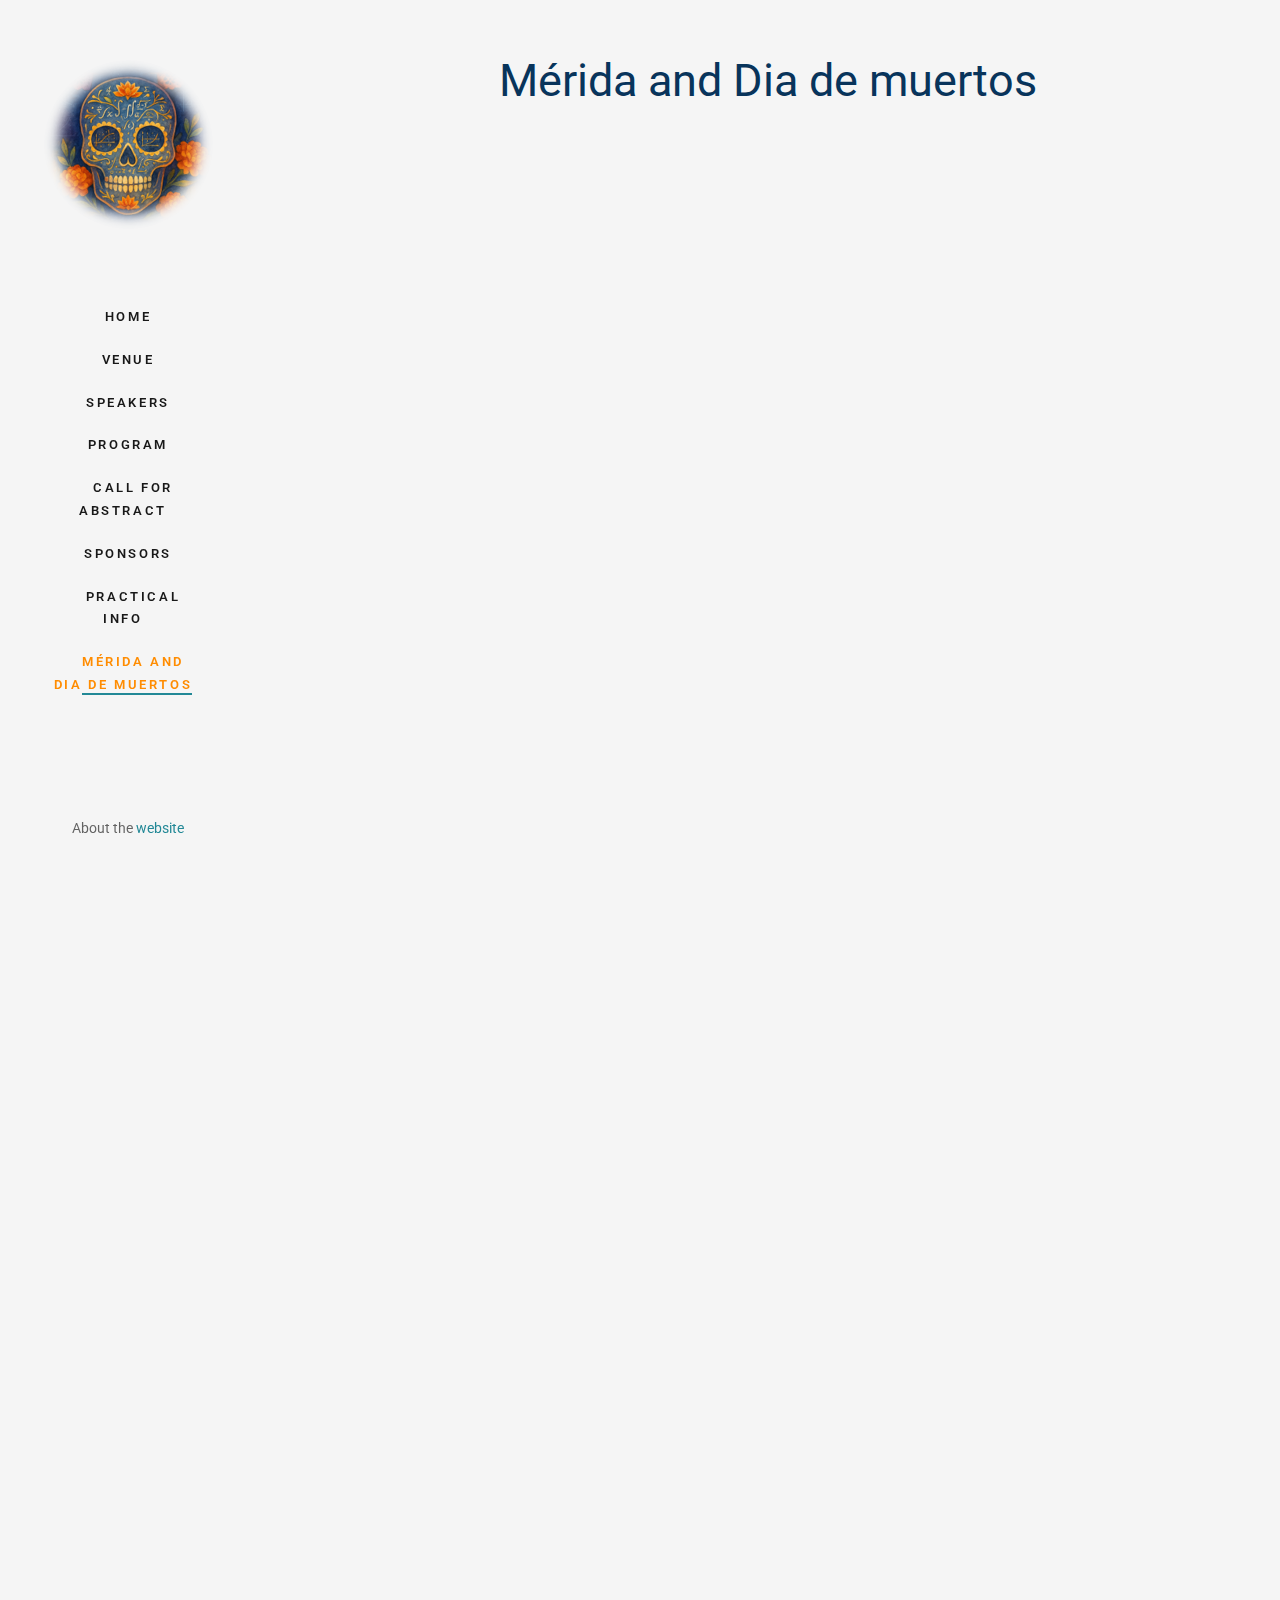
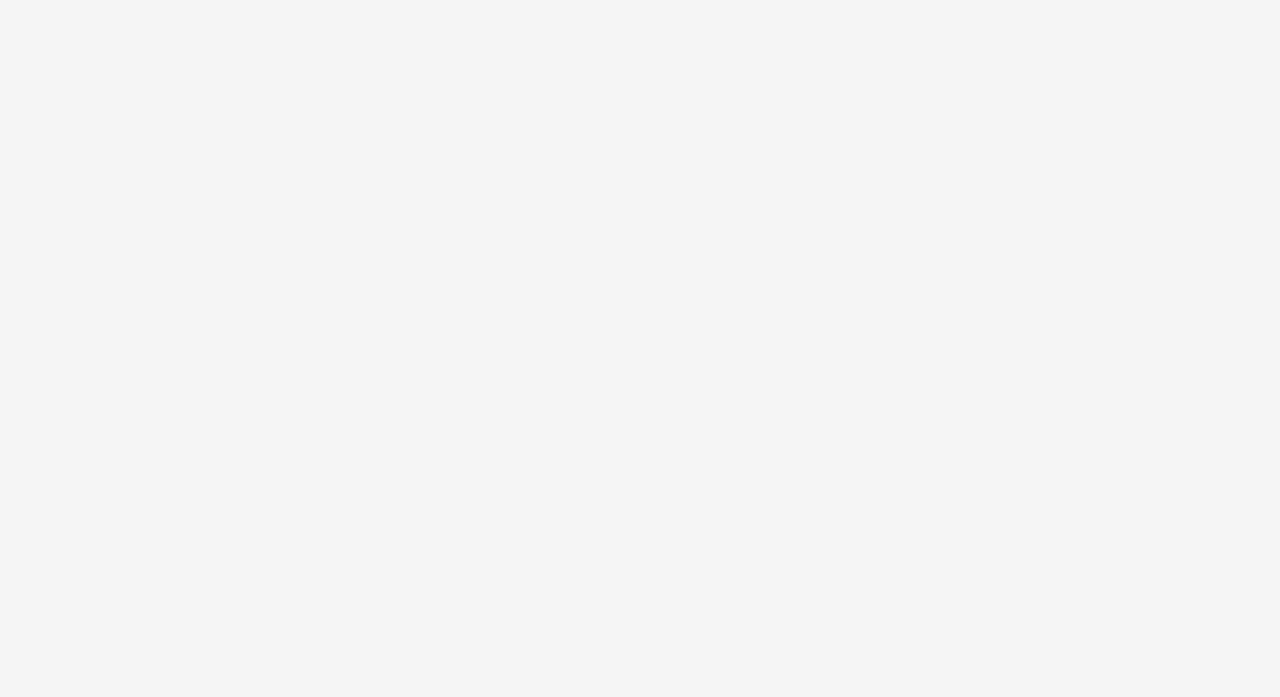
<file: about.html>
<!DOCTYPE html>
<!--[if lt IE 7]>      <html class="no-js lt-ie9 lt-ie8 lt-ie7"> <![endif]-->
<!--[if IE 7]>         <html class="no-js lt-ie9 lt-ie8"> <![endif]-->
<!--[if IE 8]>         <html class="no-js lt-ie9"> <![endif]-->
<!--[if gt IE 8]><!--> <html class="no-js"> <!--<![endif]-->
	<head>
	<meta charset="utf-8">
	<meta http-equiv="X-UA-Compatible" content="IE=edge">
	<title>Mathematical Advances on Emerging Risks</title>
	<meta name="viewport" content="width=device-width, initial-scale=1">
	<meta name="description" content="Free HTML5 Website Template by FreeHTML5.co" />
	<meta name="keywords" content="free html5, free template, free bootstrap, free website template, html5, css3, mobile first, responsive" />
	<meta name="author" content="FreeHTML5.co" />

  	<!-- 
	//////////////////////////////////////////////////////

	FREE HTML5 TEMPLATE 
	DESIGNED & DEVELOPED by FreeHTML5.co
		
	Website: 		http://freehtml5.co/
	Email: 			info@freehtml5.co
	Twitter: 		http://twitter.com/fh5co
	Facebook: 		https://www.facebook.com/fh5co

	//////////////////////////////////////////////////////
	-->

  	<!-- Facebook and Twitter integration -->
	<meta property="og:title" content=""/>
	<meta property="og:image" content=""/>
	<meta property="og:url" content=""/>
	<meta property="og:site_name" content=""/>
	<meta property="og:description" content=""/>
	<meta name="twitter:title" content="" />
	<meta name="twitter:image" content="" />
	<meta name="twitter:url" content="" />
	<meta name="twitter:card" content="" />

	<!-- Place favicon.ico and apple-touch-icon.png in the root directory -->
	<link rel="shortcut icon" href="favicon.png">

	<link href="https://fonts.googleapis.com/css?family=Roboto:100,300,400,500,700" rel="stylesheet">
	
	<!-- Animate.css -->
	<link rel="stylesheet" href="css/animate.css">
	<!-- Icomoon Icon Fonts-->
	<link rel="stylesheet" href="css/icomoon.css">
	<!-- Bootstrap  -->
	<link rel="stylesheet" href="css/bootstrap.css">
	<!-- Flexslider  -->
	<link rel="stylesheet" href="css/flexslider.css">
	<!-- Theme style  -->
	<link rel="stylesheet" href="css/style.css">

	<!-- Modernizr JS -->
	<script src="js/modernizr-2.6.2.min.js"></script>
	<!-- FOR IE9 below -->
	<!--[if lt IE 9]>
	<script src="js/respond.min.js"></script>
	<![endif]-->


	</head>
	<body>
	<div id="fh5co-page">
		<a href="#" class="js-fh5co-nav-toggle fh5co-nav-toggle"><i></i></a>
		<aside id="fh5co-aside" role="complementary" class="border js-fullheight">

			<h1 id="fh5co-logo">
			<a href="index.html">
				<img src="images/im_logo.png" alt="Conference Logo" style="max-width: 100%; height: auto;">
			</a>
			</h1>
			<nav id="fh5co-main-menu" role="navigation">
				<ul>
					<li><a href="index.html">Home</a></li>
					<li><a href="venue.html">Venue</a></li>
					<li><a href="speakers.html">Speakers</a></li>
					<li><a href="program.html">Program</a></li>
					<li ><a href="caf.html">Call for </br>abstract</a></li>
					<li><a href="sponsors.html">Sponsors</a></li>
					<li><a href="Practical.html">Practical </br>info</a></li>
					<li class="fh5co-active"><a href="about.html" style="color: darkorange;">Mérida and </br>dia de muertos</a></li>
				</ul>
			</nav>

			<div class="fh5co-footer">
				<p><span>About the <a href="aboutweb.html" >website</a> </span> </small></p>
			</div>

		</aside>

		<div id="fh5co-main">
					   			
			<div class="fh5co-narrow-content">
				<div class=" text-center">
						<h1 style="font-size: 45px; color:  #08345b; "> Mérida and Dia de muertos </h1>

				</div>
				<div class="row row-bottom-padded-sm">
					<div class="col-sm-6 animate-box" data-animate-effect="fadeInLeft">
							<img src="images/im_mx_map.jpg" alt="mx map" style="max-width: 100%; height : 95%;">
					</div>	
					<div class="col-sm-6 animate-box" data-animate-effect="fadeInLeft" style="background-color: #08345b; padding: 20px; border-radius: 8px; margin-top: +10px;">
						<h2 class="fh5co-heading" style="color: #f0f8ff;">Mérida, Yucatán, Mexico</h2>
						<p style="color: #f0f8ff;">The city of Mérida, the capital of the Mexican state of Yucatán, has been twice appointed the Cultural Capital of the Americas, the first time in 2000 and then again in 2017, due to the large support given to educative and cultural activities. In the recent years, Mérida has hosted many of the most important meetings in science and culture, like the International Mathematical Olympiad in 2005, The International Physics Olympiad in 2009, and the Sixth Summit meeting of the Association of the Caribbean States in 2014, XV Latin American Congress of Probability and Mathematical Statistics (CLAPEM) in 2029.</br>
							The Yucatán peninsula covers a large portion of the southeastern section of México, including the states of Yucatán, Campeche and Quintana Roo. Along with the states of Tabasco and Chiapas, as well as some parts of the neighboring countries of Belize, Guatemala, El Salvador and Honduras, it housed the original lands of the ancient Mayan culture, one of the most important pre-Columbian civilizations and the direct ancestors of the present-day population.
						</p>
						<h2 class="fh5co-heading" style="color: #f0f8ff;">Local Attractions/Excursions</h2>
						<img src="images/im_paysage.jpg" alt="mx map" style="max-width: 100%; height : 100%;">
						<p style="color: #f0f8ff;"> From left to right : Chichen Itza, Uxmal and Progresso.</p>
					</div>
				</div>
			</div>
			
			<div class="fh5co-narrow-content animate-box" style="margin-top: -130px;">
				<div data-animate-effect="fadeInLeft" style="background-color: #08345b; padding: 20px; border-radius: 8px;">
						<h2 class="fh5co-heading" style="color: #f0f8ff;">Local Attractions/Excursions</h2>
						<p style="color: #f0f8ff;"> Among the most important archeological sites, lie El Caracol, Joya de Cerén, Copán and Tikal, in the Central American portion of the Mayan region. Some of the most important sites are located in the states of southern México, like Palenque, Xel-Há, Calakmul, Edzná, Comalcalco, Yaxchilán, Tulúm. Within the State of Yucatán, are Chichén-Itzá, Ek-Balam, Uxmal, Kabáh, and Labná.</br>
							The peninsula is a singular place for a variety of reasons. The humid, warm weather promotes its special flora and fauna. The geology with characteristic calcareous soils and groundwater form a unique kind of natural wells, called cenotes, magical places of exceptional beauty. Along with the numerous archeological sites preserved from the Mayan ages, these constitute a must-see for any visitor. Another unique feature of the region is the exceptionally rich cultural heritage that resulted from the Mayan legacy mixed with influences of the colonial times. It is perceived in the language as well as in the famous cuisine of Yucatán, which stands out even in the greater universe of Mexican Cuisine, declared as an Intangible Cultural Heritage of Humanity by the UNESCO.
							</p>
						<p style="color: #f0f8ff;"> 
							Mérida and the state of Yucatán are one of the most popular destinations for international travelers in México. Some of the main reasons have been previously stated.</br>
							Here are some useful resources to find out about Mérida and its surroundings:</br>
							https://www.lonelyplanet.com/mexico/yucatan-peninsula/merida</br>
							https://travelyucatan.com/mayan-ruins/</br>
							http://yucatantoday.com/</br>


						</p>
				</div>
			</div>

			<div class="fh5co-narrow-content" style="margin-top: -70px;">
				<div class="row row-bottom-padded-sm">
					<div class="col-sm-6 animate-box" data-animate-effect="fadeInLeft" style="background-color: #08345b; padding: 20px; border-radius: 8px; margin-top: +30px;">
						<h2 class="fh5co-heading" style="color: #f0f8ff;">Dia de muertos </h2>
						<p style="color: #f0f8ff;">
							El Día de Muertos (The Day of the Dead) is one of Mexico’s most iconic and meaningful traditions, and the city of Mérida brings it to life through a unique fusion of Maya and colonial culture. In the Yucatán region, this ancestral celebration—locally known as Hanal Pixán, meaning “Food for the Souls” in the Maya language—takes place from October 31 to November 2.
							</br>
							</br>Throughout these days, the city is filled with vibrant altars (altares), marigold flowers (cempasúchil), candles, traditional foods like mucbil pollo, and a spirit of remembrance. Families and communities come together to honor their departed loved ones, guided by both pre-Hispanic customs and Catholic symbolism.
							</br>One of the most emblematic events in Mérida is the Paseo de las Ánimas (Parade of the Souls), a nocturnal candlelit procession from the General Cemetery to the city center. Participants wear traditional garments and paint their faces to resemble skulls, offering a deeply spiritual and aesthetic experience to locals and visitors alike.
							</br>In addition to the main procession, parks and plazas across the city host concerts, workshops, and artistic performances dedicated to the theme of death as transformation rather than loss. Visitors can also explore temporary exhibitions showcasing contemporary interpretations of this ancient ritual. The atmosphere is both festive and reflective, turning the city into an open-air celebration of memory and life.
							</br>
							</br>The conference takes place the following week, allowing international participants to experience this extraordinary cultural moment before engaging in scientific exchange. The logo of the conference was directly inspired by this celebration, symbolizing both remembrance and renewal—echoing the spirit of Día de Muertos and the pursuit of new ideas.
							</br>This unique cultural context makes Mérida an exceptional setting to reflect on both past legacies and future challenges.
							</div>

					<div class="col-sm-6 animate-box" data-animate-effect="fadeInLeft">
							<img src="images/im_ddm.jpg" alt="mx map" style="max-width: 100%; height : 100%;">
					</div>	
				</div>
			</div>

		</div>
		
	</div>

	<!-- jQuery -->
	<script src="js/jquery.min.js"></script>
	<!-- jQuery Easing -->
	<script src="js/jquery.easing.1.3.js"></script>
	<!-- Bootstrap -->
	<script src="js/bootstrap.min.js"></script>
	<!-- Waypoints -->
	<script src="js/jquery.waypoints.min.js"></script>
	<!-- Flexslider -->
	<script src="js/jquery.flexslider-min.js"></script>
	
	
	<!-- MAIN JS -->
	<script src="js/main.js"></script>

	</body>
</html>
</file>
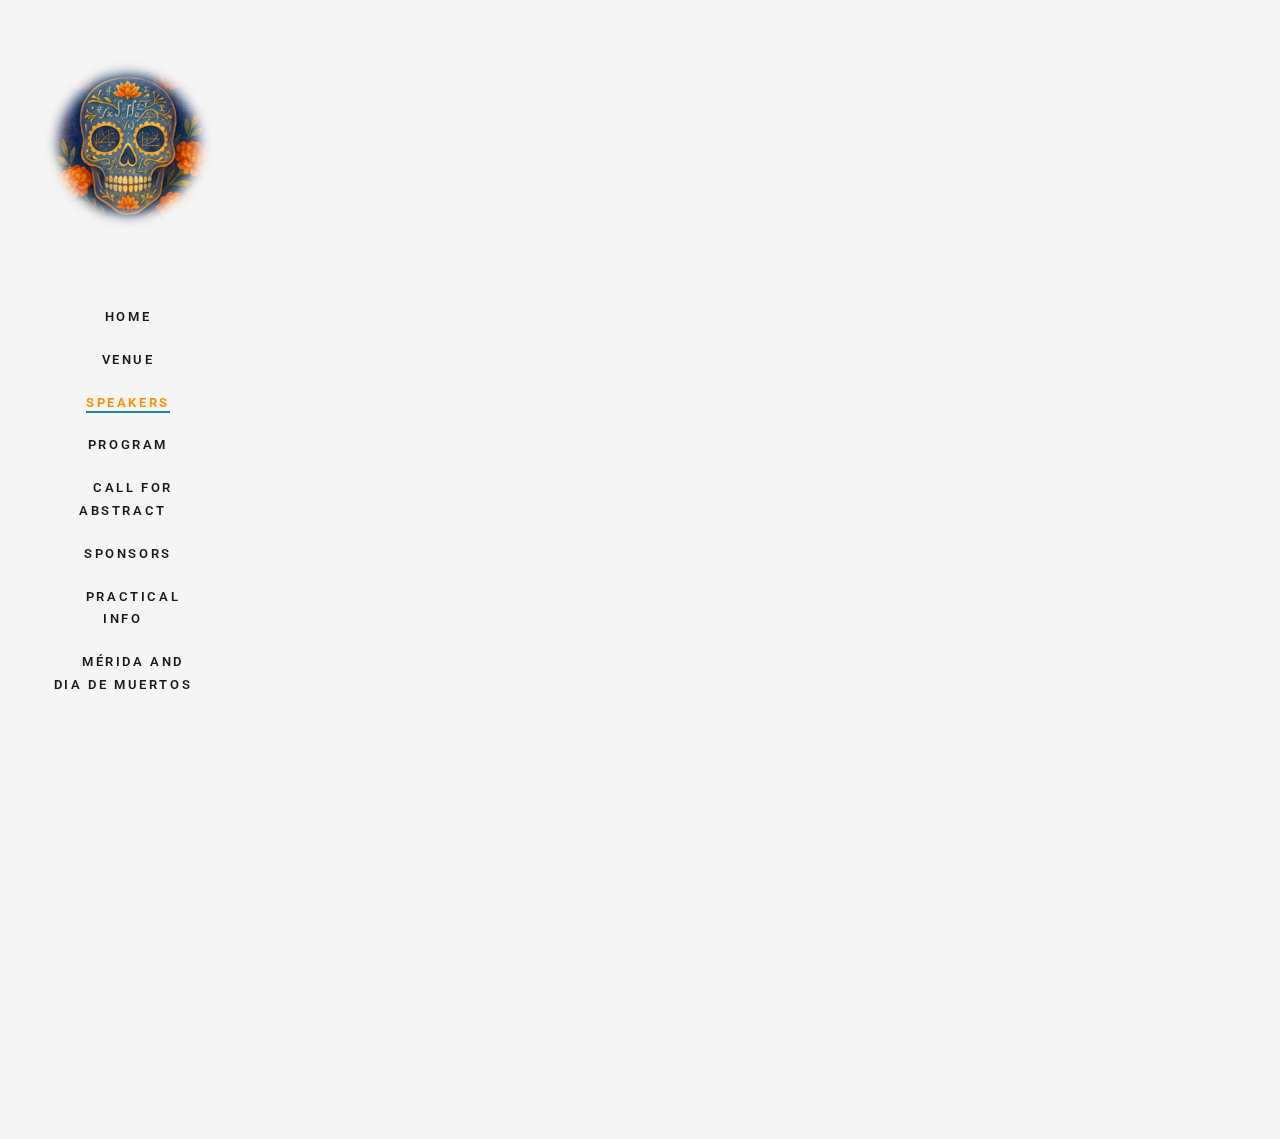
<file: speakers.html>
<!DOCTYPE html>
<!--[if lt IE 7]>      <html class="no-js lt-ie9 lt-ie8 lt-ie7"> <![endif]-->
<!--[if IE 7]>         <html class="no-js lt-ie9 lt-ie8"> <![endif]-->
<!--[if IE 8]>         <html class="no-js lt-ie9"> <![endif]-->
<!--[if gt IE 8]><!--> <html class="no-js"> <!--<![endif]-->
<head>
<meta charset="utf-8">
<meta http-equiv="X-UA-Compatible" content="IE=edge">
<title>Speakers | Mathematical Advances on Emerging Risks</title>
<meta name="viewport" content="width=device-width, initial-scale=1">

<link rel="shortcut icon" href="favicon.png">
<link href="https://fonts.googleapis.com/css?family=Roboto:100,300,400,500,700" rel="stylesheet">

<link rel="stylesheet" href="css/animate.css">
<link rel="stylesheet" href="css/icomoon.css">
<link rel="stylesheet" href="css/bootstrap.css">
<link rel="stylesheet" href="css/flexslider.css">
<link rel="stylesheet" href="css/style.css">

<script src="js/modernizr-2.6.2.min.js"></script>
<!--[if lt IE 9]>
<script src="js/respond.min.js"></script>
<![endif]-->
</head>

<body>
<div id="fh5co-page">
<a href="#" class="js-fh5co-nav-toggle fh5co-nav-toggle"><i></i></a>

<aside id="fh5co-aside" role="complementary" class="border js-fullheight">
  <h1 id="fh5co-logo">
    <a href="index.html">
      <img src="images/im_logo.png" alt="Conference Logo" style="max-width:100%;height:auto;">
    </a>
  </h1>

  <nav id="fh5co-main-menu" role="navigation">
    <ul>
      <li><a href="index.html">Home</a></li>
      <li><a href="venue.html">Venue</a></li>
      <li class="fh5co-active"><a href="speakers.html" style="color:darkorange;">Speakers</a></li>
      <li><a href="program.html">Program</a></li>
      <li><a href="caf.html">Call for <br>abstract</a></li>
      <li><a href="sponsors.html">Sponsors</a></li>
      <li><a href="Practical.html">Practical <br>info</a></li>
      <li><a href="about.html">Mérida and <br>dia de muertos</a></li>
    </ul>
  </nav>


</aside>

<div id="fh5co-main">

<!-- SPEAKERS LIST -->
<div class="fh5co-narrow-content" id ="speakers">
  <h2 class="fh5co-heading animate-box" data-animate-effect="fadeInLeft">
    Confirmed speakers
  </h2>

  <div class="row">

    <div class="col-md-4 col-sm-6 animate-box" data-animate-effect="fadeInLeft">
      <a class="speaker-card speaker-link" href="https://sites.google.com/view/abijabereduardo/" target="_blank" rel="noopener">
        <div class="speaker-name">Eduardo Abi-Jaber</div>
        <div class="speaker-affil">Ecole Polytechnique - CMAP</div>
      </a>
    </div>

    <div class="col-md-4 col-sm-6 animate-box" data-animate-effect="fadeInLeft">
      <a class="speaker-card speaker-link" href="https://cemapre.iseg.ulisboa.pt/people/homepages/?id=186" target="_blank" rel="noopener">
        <div class="speaker-name">Alana Azevedo</div>
        <div class="speaker-affil">Universidade Federal do Ceará</div>
      </a>
    </div>

    <div class="col-md-4 col-sm-6 animate-box" data-animate-effect="fadeInLeft">
      <a class="speaker-card speaker-link" href="https://sites.google.com/site/giogiocallegaro/about-me" target="_blank" rel="noopener">
        <div class="speaker-name">Giorgia Callegaro</div>
        <div class="speaker-affil">Università di Padova</div>
      </a>
    </div>

    <div class="col-md-4 col-sm-6 animate-box" data-animate-effect="fadeInLeft">
      <a class="speaker-card speaker-link" href="https://freakonometrics.github.io/" target="_blank" rel="noopener">
        <div class="speaker-name">Arthur Charpentier</div>
        <div class="speaker-affil">Université du Québec à Montréal</div>
      </a>
    </div>

    <div class="col-md-4 col-sm-6 animate-box" data-animate-effect="fadeInLeft">
      <a class="speaker-card speaker-link" href="https://people.math.ethz.ch/~patrickc/" target="_blank" rel="noopener">
        <div class="speaker-name">Patrick Cheridito</div>
        <div class="speaker-affil">ETH Zurich</div>
      </a>
    </div>

    <div class="col-md-4 col-sm-6 animate-box" data-animate-effect="fadeInLeft">
      <a class="speaker-card speaker-link" href="https://www.roxanadumitrescu.fr/" target="_blank" rel="noopener">
        <div class="speaker-name">Roxana Dumitrescu</div>
        <div class="speaker-affil">ENSAE - CREST</div>
      </a>
    </div>

    <div class="col-md-4 col-sm-6 animate-box" data-animate-effect="fadeInLeft">
      <a class="speaker-card speaker-link" href="https://sites.wustl.edu/figueroa/" target="_blank" rel="noopener">
        <div class="speaker-name">José Figueroa-López</div>
        <div class="speaker-affil">Washington University in St. Louis</div>
      </a>
    </div>

    <div class="col-md-4 col-sm-6 animate-box" data-animate-effect="fadeInLeft">
      <a class="speaker-card speaker-link" href="https://www.ceremade.dauphine.fr/~guibert/" target="_blank" rel="noopener">
        <div class="speaker-name">Quentin Guibert</div>
        <div class="speaker-affil">Universtité Paris Dauphine</div>
      </a>
    </div>

    <div class="col-md-4 col-sm-6 animate-box" data-animate-effect="fadeInLeft">
      <a class="speaker-card speaker-link" href="https://sites.google.com/view/camilohernandez/home" target="_blank" rel="noopener">
        <div class="speaker-name">Camilo Hernández</div>
        <div class="speaker-affil">University of Southern California</div>
      </a>
    </div>

    <div class="col-md-4 col-sm-6 animate-box" data-animate-effect="fadeInLeft">
      <a class="speaker-card speaker-link" href="https://marouaneilidrissi.com/en/index.html" target="_blank" rel="noopener">
        <div class="speaker-name">Marouane Il-Idrissi</div>
        <div class="speaker-affil">Université du Québec à Montréal and Université de Laval</div>
      </a>
    </div>

    <div class="col-md-4 col-sm-6 animate-box" data-animate-effect="fadeInLeft">
      <a class="speaker-card speaker-link" href="https://www.math.univ-paris13.fr/~kaakai/" target="_blank" rel="noopener">
        <div class="speaker-name">Sarah Kaakai</div>
        <div class="speaker-affil">Sorbonne Paris Nord - LAGA</div>
      </a>
    </div>

    <div class="col-md-4 col-sm-6 animate-box" data-animate-effect="fadeInLeft">
      <a class="speaker-card speaker-link" href="https://sites.google.com/view/dante-mata/cv" target="_blank" rel="noopener">
        <div class="speaker-name">Dante Mata Lopez</div>
        <div class="speaker-affil">Université du Québec à Montréal</div>
      </a>
    </div>

    <div class="col-md-4 col-sm-6 animate-box" data-animate-effect="fadeInLeft">
      <a class="speaker-card speaker-link" href="https://sites.google.com/view/anismatoussi/anis-matoussi" target="_blank" rel="noopener">
        <div class="speaker-name">Anis Matoussi</div>
        <div class="speaker-affil">Le Mans Université</div>
      </a>
    </div>

    <div class="col-md-4 col-sm-6 animate-box" data-animate-effect="fadeInLeft">
      <a class="speaker-card speaker-link" href="https://ieor.berkeley.edu/people/thibaut-mastrolia/" target="_blank" rel="noopener">
        <div class="speaker-name">Thibaut Mastrolia</div>
        <div class="speaker-affil">UC Berkeley</div>
      </a>
    </div>

    <div class="col-md-4 col-sm-6 animate-box" data-animate-effect="fadeInLeft">
      <a class="speaker-card speaker-link" href="https://www.emmakroell.ca/" target="_blank" rel="noopener">
        <div class="speaker-name">Emma Kroell</div>
        <div class="speaker-affil">University of Copenhagen</div>
      </a>
    </div>

    <div class="col-md-4 col-sm-6 animate-box" data-animate-effect="fadeInLeft">
      <a class="speaker-card speaker-link" href="https://sites.google.com/site/nabilkazitani/" target="_blank" rel="noopener">
        <div class="speaker-name">Nabil Kazi-Tani</div>
        <div class="speaker-affil">Université de Lorraine</div>
      </a>
    </div>

    <div class="col-md-4 col-sm-6 animate-box" data-animate-effect="fadeInLeft">
      <a class="speaker-card speaker-link" href="https://sites.google.com/view/stephaneloisel/" target="_blank" rel="noopener">
        <div class="speaker-name">Stéphane Loisel</div>
        <div class="speaker-affil">Conservatoire National des Arts et Métiers, Paris</div>
      </a>
    </div>

    <div class="col-md-4 col-sm-6 animate-box" data-animate-effect="fadeInLeft">
      <a class="speaker-card speaker-link" href="https://sites.google.com/site/sergiopulidonino/" target="_blank" rel="noopener">
        <div class="speaker-name">Sergio Pulido</div>
        <div class="speaker-affil">ensIIE - LaMME</div>
      </a>
    </div>

    <div class="col-md-4 col-sm-6 animate-box" data-animate-effect="fadeInLeft">
      <a class="speaker-card speaker-link" href="https://www.i2m.univ-amu.fr/perso/denys.pommeret/" target="_blank" rel="noopener">
        <div class="speaker-name">Denys Pommeret</div>
        <div class="speaker-affil">Université d'Aix-Marseille</div>
      </a>
    </div>

    <div class="col-md-4 col-sm-6 animate-box" data-animate-effect="fadeInLeft">
      <a class="speaker-card speaker-link" href="https://people.math.ethz.ch/~jricalde/" target="_blank" rel="noopener">
        <div class="speaker-name">Joshué Ricalde-Guerrero</div>
        <div class="speaker-affil">ETH Zurich</div>
      </a>
    </div>

    <div class="col-md-4 col-sm-6 animate-box" data-animate-effect="fadeInLeft">
      <a class="speaker-card speaker-link" href="" target="_blank" rel="noopener">
        <div class="speaker-name">Wissal Sabbagh</div>
        <div class="speaker-affil">Le Mans Université</div>
      </a>
    </div>

    <div class="col-md-4 col-sm-6 animate-box" data-animate-effect="fadeInLeft">
      <a class="speaker-card speaker-link" href="https://sites.google.com/view/simonescotti/accueil/about-me" target="_blank" rel="noopener">
        <div class="speaker-name">Simone Scotti</div>
        <div class="speaker-affil">Università di Pisa</div>
      </a>
    </div>

    <div class="col-md-4 col-sm-6 animate-box" data-animate-effect="fadeInLeft">
      <a class="speaker-card speaker-link" href="https://sites.google.com/site/petertankov/" target="_blank" rel="noopener">
        <div class="speaker-name">Peter Tankov</div>
        <div class="speaker-affil">ENSAE - CREST</div>
      </a>
    </div>

  </div>
</div>

</div>
</div>

<!-- JS -->
<script src="js/jquery.min.js"></script>
<script src="js/jquery.easing.1.3.js"></script>
<script src="js/bootstrap.min.js"></script>
<script src="js/jquery.waypoints.min.js"></script>
<script src="js/jquery.flexslider-min.js"></script>
<script src="js/main.js"></script>

</body>
</html>
</file>
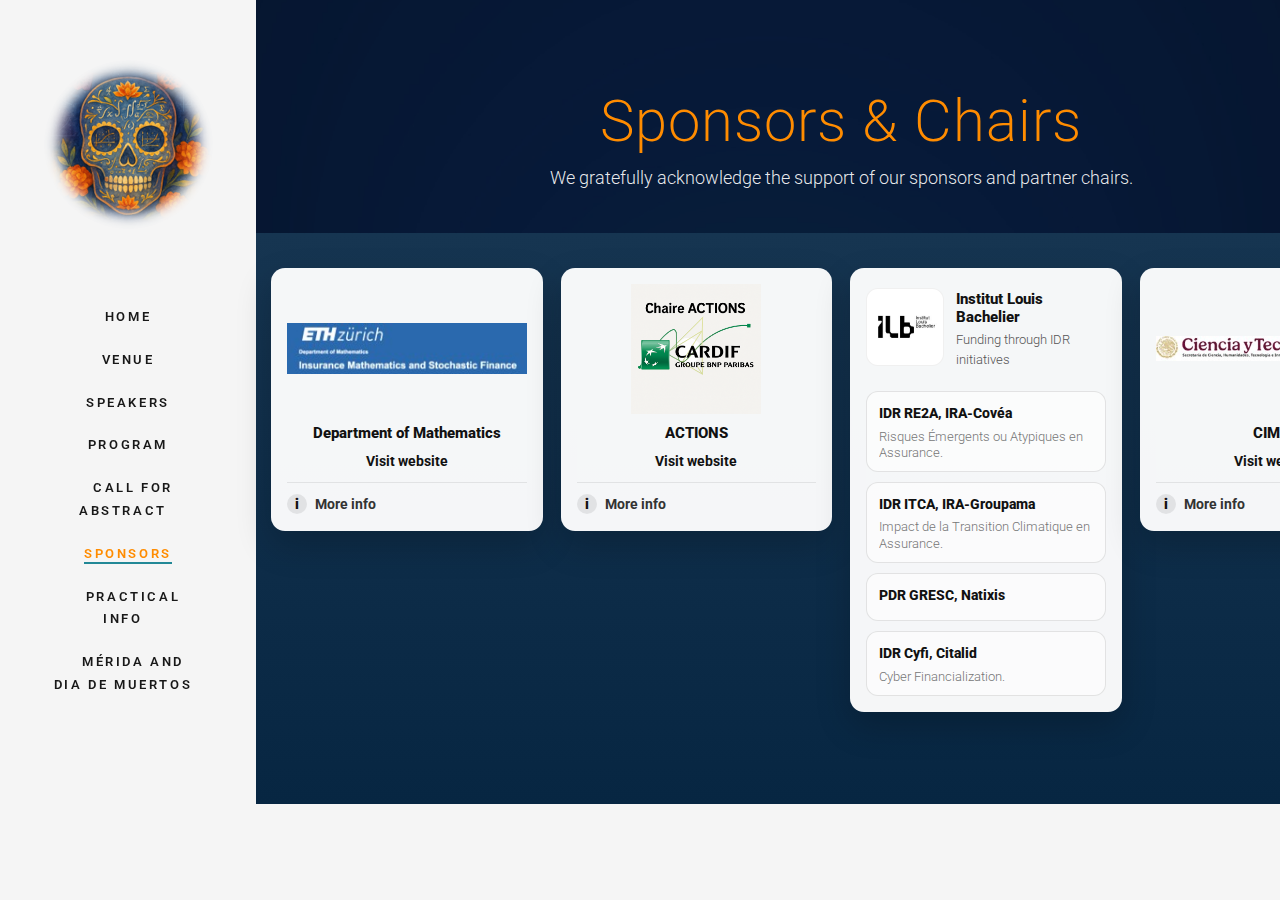
<file: sponsors.html>
<!DOCTYPE html>
<!--[if lt IE 7]>      <html class="no-js lt-ie9 lt-ie8 lt-ie7"> <![endif]-->
<!--[if IE 7]>         <html class="no-js lt-ie9 lt-ie8"> <![endif]-->
<!--[if IE 8]>         <html class="no-js lt-ie9"> <![endif]-->
<!--[if gt IE 8]><!--> <html class="no-js"> <!--<![endif]-->
  <head>
  <meta charset="utf-8">
  <meta http-equiv="X-UA-Compatible" content="IE=edge">
  <title>Mathematical Advances on Emerging Risks</title>
  <meta name="viewport" content="width=device-width, initial-scale=1">

  <link rel="shortcut icon" href="favicon.png">
  <link href="https://fonts.googleapis.com/css?family=Roboto:100,300,400,500,700" rel="stylesheet">

  <!-- Animate.css -->
  <link rel="stylesheet" href="css/animate.css">
  <!-- Icomoon Icon Fonts-->
  <link rel="stylesheet" href="css/icomoon.css">
  <!-- Bootstrap  -->
  <link rel="stylesheet" href="css/bootstrap.css">
  <!-- Flexslider  -->
  <link rel="stylesheet" href="css/flexslider.css">
  <!-- Theme style  -->
  <link rel="stylesheet" href="css/style.css">

  <!-- Modernizr JS -->
  <script src="js/modernizr-2.6.2.min.js"></script>
  <!--[if lt IE 9]>
  <script src="js/respond.min.js"></script>
  <![endif]-->

  <style>
    /* ------------------------------------------------------------
      Ajustements demandés :
      - Fond de section sponsors = bleu du thème
      - Cartes de hauteur auto (évite les gros vides)
    ------------------------------------------------------------ */

    :root{
      /* Change cette valeur si besoin pour matcher EXACTEMENT le bleu de ton thème */
      --sponsor-blue: #072846; /* fallback bleu profond */
    }

    /* ---------- HERO SIMPLE ---------- */
    .sponsors-hero {
      position: relative;
      padding: 90px 0 40px;
      background-size: cover;
      background-position: center;
    }
    .sponsors-hero .overlay {
      position: absolute;
      inset: 0;
      background: rgba(0,0,0,0.45);
    }
    .sponsors-hero .hero-inner{
      position: relative;
      z-index: 2;
      text-align: center;
      padding: 0 18px;
    }
    .sponsors-hero h1{
      margin: 0;
      font-size: 58px;
      font-weight: 250;
      letter-spacing: 1px;
      color: darkorange;
    }
    .sponsors-hero p{
      margin: 10px auto 0;
      max-width: 950px;
      color: rgba(255,255,255,0.92);
      font-size: 18px;
    }

    /* ---------- SECTION SPONSORS (fond bleu) ---------- */
    .sponsors-section{
      padding: 35px 0 70px;
      background: var(--sponsor-blue);
      /* petit dégradé discret pour un rendu plus "pro" */
      background: linear-gradient(180deg, rgba(255,255,255,0.06), rgba(0,0,0,0.06)), var(--sponsor-blue);
    }

    /* grille responsive propre */
    .sponsors-grid{
      display: grid;
      grid-template-columns: repeat(auto-fit, minmax(240px, 1fr));
      gap: 18px;
      align-items: start; /* important : chaque carte garde sa propre hauteur */
    }

    /* ---------- CARD (hauteur auto) ---------- */
    .sponsor-card{
      position: relative;
      background: rgba(255,255,255,0.96);
      border-radius: 14px;
      padding: 16px;
      box-shadow: 0 14px 35px rgba(0,0,0,0.20);
      transition: transform .12s ease, box-shadow .12s ease;
      /* on enlève min-height => fini les gros vides */
      display: flex;
      flex-direction: column;
    }
    .sponsor-card:hover{
      transform: translateY(-2px);
      box-shadow: 0 18px 45px rgba(0,0,0,0.26);
    }

    .sponsor-card a{
      text-decoration: none !important;
      color: inherit;
    }

    .sponsor-logo-wrap{
      height: 130px;
      display: flex;
      align-items: center;
      justify-content: center;
      margin-bottom: 10px;
    }
    .sponsor-logo{
      max-height: 130px;
      max-width: 100%;
      width: auto;
      height: auto;
      object-fit: contain;
    }

    .sponsor-title{
      font-weight: 800;
      font-size: 15px;
      color: #111;
      text-align: center;
      margin: 6px 0 0;
      line-height: 1.2;
    }

    /* CTA compact => pas de margin-top:auto (qui étire) */
    .sponsor-cta{
      margin-top: 8px;
      text-align: center;
      font-weight: 700;
      font-size: 14px;
      color: #111;
    }

    /* ---------- DETAILS (remplace popover) ---------- */
    .sponsor-more{
      margin-top: 10px;
      border-top: 1px solid rgba(0,0,0,0.08);
      padding-top: 10px;
    }
    .sponsor-more summary{
      cursor: pointer;
      font-weight: 700;
      color: #333;
      outline: none;
      list-style: none;
    }
    .sponsor-more summary::-webkit-details-marker{ display:none; }
    .sponsor-more summary:before{
      content: "i";
      display: inline-block;
      width: 20px;
      height: 20px;
      border-radius: 999px;
      background: rgba(0,0,0,0.08);
      color: #111;
      font-weight: 900;
      text-align: center;
      line-height: 20px;
      margin-right: 8px;
    }
    .sponsor-more .more-text{
      margin-top: 8px;
      color: #555;
      font-size: 13px;
      line-height: 1.35;
    }

    /* ---------- ILB + IDR ---------- */
    .sponsor-ilb-head{
      display: flex;
      gap: 12px;
      align-items: center;
      margin-bottom: 10px;
    }
    .sponsor-ilb-logo{
      width: 78px;
      height: 78px;
      border-radius: 12px;
      object-fit: contain;
      background: #fff;
      border: 1px solid rgba(0,0,0,0.06);
      padding: 6px;
      flex: 0 0 auto;
    }
    .sponsor-ilb-funding{
      font-size: 13px;
      color: #555;
      margin-top: 4px;
    }
    .idr-list{
      display: grid;
      gap: 10px;
      margin-top: 10px;
    }
    .idr-item{
      display: block;
      border: 1px solid rgba(0,0,0,0.10);
      border-radius: 12px;
      padding: 10px 12px;
      background: rgba(255,255,255,0.6);
      text-decoration: none !important;
    }
    .idr-item:hover{
      background: rgba(255,165,0,0.07);
      border-color: rgba(255,165,0,0.25);
    }
    .idr-title{
      font-weight: 800;
      color: #111;
      margin-bottom: 4px;
    }
    .idr-description{
      font-size: 13px;
      color: #555;
      line-height: 1.25;
    }

    /* ---------- RESPONSIVE ---------- */
    @media (max-width: 768px){
      .sponsors-hero{ padding: 70px 0 30px; }
      .sponsors-hero h1{ font-size: 40px; }
      .sponsors-hero p{ font-size: 16px; }
      .sponsor-logo-wrap{ height: 110px; }
      .sponsor-logo{ max-height: 110px; }
    }
  </style>
  </head>

  <body>
  <div id="fh5co-page">
    <a href="#" class="js-fh5co-nav-toggle fh5co-nav-toggle"><i></i></a>

    <aside id="fh5co-aside" role="complementary" class="border js-fullheight">
      <h1 id="fh5co-logo">
        <a href="index.html">
          <img src="images/im_logo.png" alt="Conference Logo" style="max-width: 100%; height: auto;">
        </a>
      </h1>

      <nav id="fh5co-main-menu" role="navigation">
        <ul>
          <li><a href="index.html">Home</a></li>
          <li><a href="venue.html">Venue</a></li>
          <li><a href="speakers.html">Speakers</a></li>
          <li><a href="program.html">Program</a></li>
          <li><a href="caf.html">Call for </br>abstract</a></li>
          <li class="fh5co-active"><a href="sponsors.html" style="color: darkorange;">Sponsors</a></li>
          <li><a href="Practical.html">Practical </br>info</a></li>
          <li><a href="about.html">Mérida and </br>dia de muertos</a></li>
        </ul>
      </nav>
    </aside>

    <div id="fh5co-main">

      <!-- HERO SIMPLE -->
      <section class="sponsors-hero" style="background-image: url(images/im_1_fond.jpg);">
        <div class="overlay"></div>
        <div class="container">
          <div class="hero-inner">
            <h1>Sponsors & Chairs</h1>
            <p>We gratefully acknowledge the support of our sponsors and partner chairs.</p>
          </div>
        </div>
      </section>

      <!-- SECTION sponsors : fond bleu + cartes height auto -->
      <section class="sponsors-section">
        <div class="container">
          <div class="sponsors-grid">

            <!-- ETH -->
            <div class="sponsor-card">
              <a href="https://math.ethz.ch/imsf" target="_blank" rel="noopener">
                <div class="sponsor-logo-wrap">
                  <img src="images/logo_ETH.jpg" alt="ETH Zurich logo" class="sponsor-logo">
                </div>
                <div class="sponsor-title">Department of Mathematics</div>
                <div class="sponsor-cta">Visit website</div>
              </a>
              <details class="sponsor-more">
                <summary>More info</summary>
                <div class="more-text">Insurance Mathematics and Stochastic Finance</div>
              </details>
            </div>

            <!-- ACTIONS -->
            <div class="sponsor-card">
              <a href="https://sites.google.com/view/chaireactions/accueil" target="_blank" rel="noopener">
                <div class="sponsor-logo-wrap">
                  <img src="images/logoChaireACTIONS.png" alt="ACTIONS logo" class="sponsor-logo">
                </div>
                <div class="sponsor-title">ACTIONS</div>
                <div class="sponsor-cta">Visit website</div>
              </a>
              <details class="sponsor-more">
                <summary>More info</summary>
                <div class="more-text">Actuaries for Change in Technologies and Insurees Opportunities for Next Steps</div>
              </details>
            </div>

            <!-- ILB + IDR (reste plus grande, mais n'étire plus les autres) -->
            <div class="sponsor-card">
              <div class="sponsor-ilb-head">
                <img class="sponsor-ilb-logo" src="images/logo_ILB.jpg" alt="Institut Louis Bachelier">
                <div style="text-align:left;">
                  <div class="sponsor-title" style="text-align:left;">Institut Louis Bachelier</div>
                  <div class="sponsor-ilb-funding">Funding through IDR initiatives</div>
                </div>
              </div>

              <div class="idr-list">
                <a href="https://www.idr-re2a.eu/" target="_blank" rel="noopener" class="idr-item">
                  <div class="idr-title">IDR RE2A, IRA-Covéa</div>
                  <div class="idr-description">Risques Émergents ou Atypiques en Assurance.</div>
                </a>

                <a href="https://www.idr-itca.eu/" target="_blank" rel="noopener" class="idr-item">
                  <div class="idr-title">IDR  ITCA, IRA-Groupama</div>
                  <div class="idr-description">Impact de la Transition Climatique en Assurance.</div>
                </a>

                <a href="#" target="_blank" rel="noopener" class="idr-item">
                  <div class="idr-title">PDR  GRESC, Natixis</div>
                  <div class="idr-description"></div>
                </a>

                <a href="#" target="_blank" rel="noopener" class="idr-item">
                  <div class="idr-title">IDR Cyfi, Citalid</div>
                  <div class="idr-description">Cyber Financialization.</div>
                </a>
              </div>

            </div>

            <!-- CIMAT -->
            <div class="sponsor-card">
              <a href="https://www.cimat.mx/" target="_blank" rel="noopener">
                <div class="sponsor-logo-wrap">
                  <img src="images/logo_CIMAT.jpg" alt="CIMAT logo" class="sponsor-logo">
                </div>
                <div class="sponsor-title">CIMAT</div>
                <div class="sponsor-cta">Visit website</div>
              </a>
              <details class="sponsor-more">
                <summary>More info</summary>
                <div class="more-text">Centro de Investigación en Matemáticas</div>
              </details>
            </div>

          </div>
        </div>
      </section>

    </div>
  </div>

  <!-- jQuery -->
  <script src="js/jquery.min.js"></script>
  <!-- jQuery Easing -->
  <script src="js/jquery.easing.1.3.js"></script>
  <!-- Bootstrap -->
  <script src="js/bootstrap.min.js"></script>
  <!-- Waypoints -->
  <script src="js/jquery.waypoints.min.js"></script>
  <!-- Flexslider -->
  <script src="js/jquery.flexslider-min.js"></script>
  <!-- MAIN JS -->
  <script src="js/main.js"></script>

  </body>
</html>
</file>
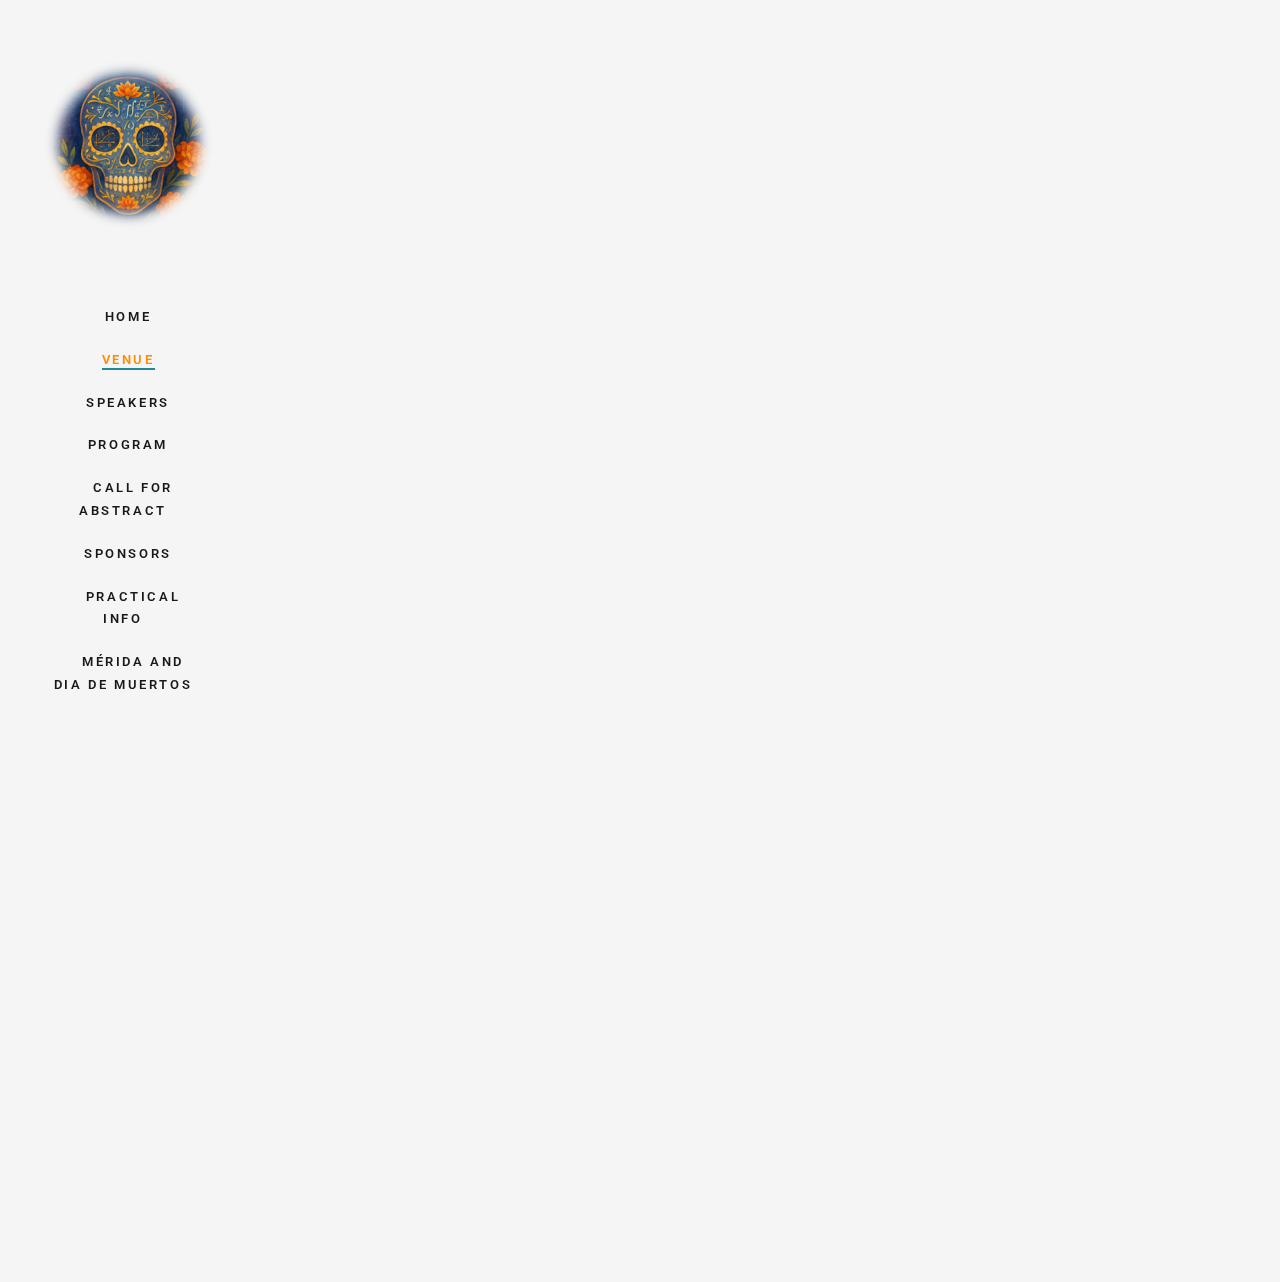
<file: venue.html>
<!DOCTYPE html>
<!--[if lt IE 7]>      <html class="no-js lt-ie9 lt-ie8 lt-ie7"> <![endif]-->
<!--[if IE 7]>         <html class="no-js lt-ie9 lt-ie8"> <![endif]-->
<!--[if IE 8]>         <html class="no-js lt-ie9"> <![endif]-->
<!--[if gt IE 8]><!--> <html class="no-js"> <!--<![endif]-->
	<head>
	<meta charset="utf-8">
	<meta http-equiv="X-UA-Compatible" content="IE=edge">
	<title>Mathematical Advances on Emerging Risks</title>
	<meta name="viewport" content="width=device-width, initial-scale=1">
	<meta name="description" content="Free HTML5 Website Template by FreeHTML5.co" />
	<meta name="keywords" content="free html5, free template, free bootstrap, free website template, html5, css3, mobile first, responsive" />
	<meta name="author" content="FreeHTML5.co" />

  	<!-- 
	//////////////////////////////////////////////////////

	FREE HTML5 TEMPLATE 
	DESIGNED & DEVELOPED by FreeHTML5.co
		
	Website: 		http://freehtml5.co/
	Email: 			info@freehtml5.co
	Twitter: 		http://twitter.com/fh5co
	Facebook: 		https://www.facebook.com/fh5co

	//////////////////////////////////////////////////////
	-->

  	<!-- Facebook and Twitter integration -->
	<meta property="og:title" content=""/>
	<meta property="og:image" content=""/>
	<meta property="og:url" content=""/>
	<meta property="og:site_name" content=""/>
	<meta property="og:description" content=""/>
	<meta name="twitter:title" content="" />
	<meta name="twitter:image" content="" />
	<meta name="twitter:url" content="" />
	<meta name="twitter:card" content="" />

	<!-- Place favicon.ico and apple-touch-icon.png in the root directory -->
	<link rel="shortcut icon" href="favicon.png">

	<link href="https://fonts.googleapis.com/css?family=Roboto:100,300,400,500,700" rel="stylesheet">
	
	<!-- Animate.css -->
	<link rel="stylesheet" href="css/animate.css">
	<!-- Icomoon Icon Fonts-->
	<link rel="stylesheet" href="css/icomoon.css">
	<!-- Bootstrap  -->
	<link rel="stylesheet" href="css/bootstrap.css">
	<!-- Flexslider  -->
	<link rel="stylesheet" href="css/flexslider.css">
	<!-- Theme style  -->
	<link rel="stylesheet" href="css/style.css">

	<!-- Modernizr JS -->
	<script src="js/modernizr-2.6.2.min.js"></script>
	<!-- FOR IE9 below -->
	<!--[if lt IE 9]>
	<script src="js/respond.min.js"></script>
	<![endif]-->


	</head>
	<body>
	<div id="fh5co-page">
		<a href="#" class="js-fh5co-nav-toggle fh5co-nav-toggle"><i></i></a>
		<aside id="fh5co-aside" role="complementary" class="border js-fullheight">

			<h1 id="fh5co-logo">
			<a href="index.html">
				<img src="images/im_logo.png" alt="Conference Logo" style="max-width: 100%; height: auto;">
			</a>
			</h1>
			<nav id="fh5co-main-menu" role="navigation">
				<ul>
					<li><a href="index.html">Home</a></li>
					<li class="fh5co-active"><a href="venue.html" style="color: darkorange;">Venue</a></li>
					<li><a href="speakers.html">Speakers</a></li>
					<li><a href="program.html">Program</a></li>
					<li ><a href="caf.html">Call for </br>abstract</a></li>
					<li><a href="sponsors.html">Sponsors</a></li>
					<li><a href="Practical.html">Practical </br>info</a></li>
					<li><a href="about.html">Mérida and </br>dia de muertos</a></li>
				</ul>
			</nav>


		</aside>

		<div id="fh5co-main">
					   			
			<div class="fh5co-narrow-content">
				<div class="text-center animate-box" data-animate-effect="fadeInDown">
					<h1 style="font-size: 35px; color: #08345b; font-weight: bold;"> Place of the conference </h1>
				</div>
				<div class="row row-bottom-padded-sm">
					<div class="col-sm-6 animate-box" data-animate-effect="fadeInLeft">
						<iframe src="https://www.google.com/maps/embed?pb=!1m18!1m12!1m3!1d4598.800663641521!2d-89.61863542393422!3d20.968144780666183!2m3!1f0!2f0!3f0!3m2!1i1024!2i768!4f13.1!3m3!1m2!1s0x8f5671660749e09b%3A0x1ace953f7ae1a039!2sFaculty%20of%20Architecture%20UADY!5e1!3m2!1sfr!2sfr!4v1768485021801!5m2!1sfr!2sfr" 
							width="100%" height="450px" 
							style="border:0;" 
							allowfullscreen="" 
							loading="lazy" 
							referrerpolicy="no-referrer-when-downgrade">
						</iframe>
					</div>	
					<div class="col-sm-6 animate-box" data-animate-effect="fadeInLeft" style="background-color: #08345b; padding: 20px; border-radius: 8px;">
						<h2 class="fh5co-heading" style="color: #f0f8ff;">Faculty of Architecture UADY</h2>
						<p style="color: #f0f8ff;">C. 50 S/N, Parque de la Mejorada, Centro, 97000 Mérida, Yuc., Mexico </br>
							Teléfono: +52 999 924 1300</p>
						<h2 class="fh5co-heading" style="color: #f0f8ff;">Some history about UADY</h2>
						<p style="color: #f0f8ff;">The origins of UADY date back to 1918, when deputy Felipe Carrillo Puerto, driven by a desire to make university education accessible to underserved communities, proposed the creation of the Yucatecan University. Although initially blocked by the state governor, Carrillo Puerto persisted.

In 1922, now as governor, he founded the National University of the Southeast, which was later renamed University of Yucatán in 1938. The institution gained autonomy and officially became UADY (Universidad Autónoma de Yucatán) in 1984.

Initially composed of a few core schools (Law, Medicine, Engineering, and the Arts), UADY now offers programs in five major academic areas and serves over 26,000 students. Notably, 96.89% of its professional programs meet the highest standards of national academic quality.</p>
					</div>
				</div>
			</div>

			<div class="fh5co-narrow-content" style="margin-top: -70px;">
				<div class="text-center animate-box" data-animate-effect="fadeInDown">
					<h1 style="font-size: 35px; color: #08345b; font-weight: bold;">Conference Hotel</h1>
				</div>
				<div class="row row-bottom-padded-sm">
					<div class="col-sm-6 animate-box" data-animate-effect="fadeInLeft" style="background-color: #08345b; padding: 8px; border-radius: 8px;">
						<h2 class="fh5co-heading" style="color: #f0f8ff;">Gamma Mérida</h2>
						<p style="color: #f0f8ff;">
							Hotel Gamma Mérida El Castellano<br>
							Calle 57 Núm. 513, Centro,<br>
							97000 Yucatán, Mérida, Mexico
						</p>

						<hr style="border-color: rgba(255,255,255,0.3); margin: 8px 0;">

						<p style="color: #f0f8ff; font-size: 0.92em;">
							<strong style="color: #f0f8ff;">Contact:</strong> Ms. Meily Loeza Huchim<br>
							📞 +52 (999) 930 01 00 Ext. 2297<br>
							✉️ <a href="mailto:gruposmayoreo@elcastellano.com" style="color: #aad4f5;">gruposmayoreo@elcastellano.com</a>
						</p>

						<p style="color: #f0f8ff; font-size: 0.92em;">
							<strong style="color: #f0f8ff;">Corporate Platform:</strong><br>
							🔗 <a href="https://www.corpo-rate.com/login?groupId=G1WAEJ@GME" target="_blank" style="color: #aad4f5;">corpo-rate.com — Group G1WAEJ@GME</a>
						</p>

						<p style="color: #f0f8ff; font-size: 0.92em;">
							<strong style="color: #f0f8ff;">Reservation Center (24h):</strong><br>
							📞 +52 800 504-5000 &nbsp;|&nbsp; 443 108 0042
						</p>

						<hr style="border-color: rgba(255,255,255,0.3); margin: 8px 0;">

						<p style="color: #f0f8ff; font-size: 0.88em; font-style: italic;">
							For local administrative support regarding reservations, you may also contact
							<a href="mailto:rosa@cimat.mx" style="color: #aad4f5;">Rosa Dávalos</a> (CIMAT).
						</p>
					</div>

					<div class="col-sm-6 animate-box" data-animate-effect="fadeInLeft">
						<iframe src="https://www.google.com/maps/embed?pb=!1m18!1m12!1m3!1d3725.55546092676!2d-89.62726672492077!3d20.970359980664355!2m3!1f0!2f0!3f0!3m2!1i1024!2i768!4f13.1!3m3!1m2!1s0x8f567161da789b03%3A0x2b0f0c6b8da17948!2sGamma%20M%C3%A9rida%20El%20Castellano!5e0!3m2!1sfr!2sfr!4v1751456740663!5m2!1sfr!2sfr"
							width="100%" height="450"
							style="border:0;"
							allowfullscreen=""
							loading="lazy"
							referrerpolicy="no-referrer-when-downgrade">
						</iframe>
					</div>
				</div>
			</div>
<!-- 
			<div class="fh5co-narrow-content">
					<h2 class="fh5co-heading animate-box" data-animate-effect="fadeInLeft">Our Services</h2>
					<div class="row">
						<div class="col-md-6">
							<div class="fh5co-feature animate-box" data-animate-effect="fadeInLeft">
								<div class="fh5co-icon">
									<i class="icon-settings"></i>
								</div>
								<div class="fh5co-text">
									<h3>Strategy</h3>
									<p>Far far away, behind the word mountains, far from the countries Vokalia and Consonantia, there live the blind texts. </p>
								</div>
							</div>
						</div>
						<div class="col-md-6">
							<div class="fh5co-feature animate-box" data-animate-effect="fadeInLeft">
								<div class="fh5co-icon">
									<i class="icon-search4"></i>
								</div>
								<div class="fh5co-text">
									<h3>Explore</h3>
									<p>Far far away, behind the word mountains, far from the countries Vokalia and Consonantia, there live the blind texts. </p>
								</div>
							</div>
						</div>

						<div class="col-md-6">
							<div class="fh5co-feature animate-box" data-animate-effect="fadeInLeft">
								<div class="fh5co-icon">
									<i class="icon-paperplane"></i>
								</div>
								<div class="fh5co-text">
									<h3>Direction</h3>
									<p>Far far away, behind the word mountains, far from the countries Vokalia and Consonantia, there live the blind texts. </p>
								</div>
							</div>
						</div>
						<div class="col-md-6">
							<div class="fh5co-feature animate-box" data-animate-effect="fadeInLeft">
								<div class="fh5co-icon">
									<i class="icon-params"></i>
								</div>
								<div class="fh5co-text">
									<h3>Expertise</h3>
									<p>Far far away, behind the word mountains, far from the countries Vokalia and Consonantia, there live the blind texts. </p>
								</div>
							</div>
						</div>
					</div>
				</div>
		
			<div class="fh5co-narrow-content">
				<div class="row">
					<div class="col-md-4 animate-box" data-animate-effect="fadeInLeft">
						<h1 class="fh5co-heading-colored">Get in touch</h1>
					</div>
				</div>
				<div class="row">
					<div class="col-md-6 col-md-offset-3 col-md-pull-3 animate-box" data-animate-effect="fadeInLeft">
						<p class="fh5co-lead">Separated they live in Bookmarksgrove right at the coast of the Semantics, a large language ocean.</p>
						<p><a href="#" class="btn btn-primary">Learn More</a></p>
					</div>
					
				</div>
			</div> -->
		</div>
	</div>

	<!-- jQuery -->
	<script src="js/jquery.min.js"></script>
	<!-- jQuery Easing -->
	<script src="js/jquery.easing.1.3.js"></script>
	<!-- Bootstrap -->
	<script src="js/bootstrap.min.js"></script>
	<!-- Waypoints -->
	<script src="js/jquery.waypoints.min.js"></script>
	<!-- Flexslider -->
	<script src="js/jquery.flexslider-min.js"></script>
	
	
	<!-- MAIN JS -->
	<script src="js/main.js"></script>

	</body>
</html>
</file>
<file: css/icomoon.css>
@font-face {
  font-family: 'icomoon';
  src:  url('fonts/icomoon.eot?6py85u');
  src:  url('fonts/icomoon.eot?6py85u#iefix') format('embedded-opentype'),
    url('fonts/icomoon.ttf?6py85u') format('truetype'),
    url('fonts/icomoon.woff?6py85u') format('woff'),
    url('fonts/icomoon.svg?6py85u#icomoon') format('svg');
  font-weight: normal;
  font-style: normal;
}

[class^="icon-"], [class*=" icon-"] {
  /* use !important to prevent issues with browser extensions that change fonts */
  font-family: 'icomoon' !important;
  speak: none;
  font-style: normal;
  font-weight: normal;
  font-variant: normal;
  text-transform: none;
  line-height: 1;

  /* Better Font Rendering =========== */
  -webkit-font-smoothing: antialiased;
  -moz-osx-font-smoothing: grayscale;
}

.icon-times:before {
  content: "\e930";
}
.icon-tick:before {
  content: "\e931";
}
.icon-plus:before {
  content: "\e932";
}
.icon-minus:before {
  content: "\e933";
}
.icon-equals:before {
  content: "\e934";
}
.icon-divide:before {
  content: "\e935";
}
.icon-chevron-right:before {
  content: "\e936";
}
.icon-chevron-left:before {
  content: "\e937";
}
.icon-arrow-right-thick:before {
  content: "\e938";
}
.icon-arrow-left-thick:before {
  content: "\e939";
}
.icon-th-small:before {
  content: "\e93a";
}
.icon-th-menu:before {
  content: "\e93b";
}
.icon-th-list:before {
  content: "\e93c";
}
.icon-th-large:before {
  content: "\e93d";
}
.icon-home:before {
  content: "\e93e";
}
.icon-arrow-forward:before {
  content: "\e93f";
}
.icon-arrow-back:before {
  content: "\e940";
}
.icon-rss:before {
  content: "\e941";
}
.icon-location:before {
  content: "\e942";
}
.icon-link:before {
  content: "\e943";
}
.icon-image:before {
  content: "\e944";
}
.icon-arrow-up-thick:before {
  content: "\e945";
}
.icon-arrow-down-thick:before {
  content: "\e946";
}
.icon-starburst:before {
  content: "\e947";
}
.icon-starburst-outline:before {
  content: "\e948";
}
.icon-star3:before {
  content: "\e949";
}
.icon-flow-children:before {
  content: "\e94a";
}
.icon-export:before {
  content: "\e94b";
}
.icon-delete2:before {
  content: "\e94c";
}
.icon-delete-outline:before {
  content: "\e94d";
}
.icon-cloud-storage:before {
  content: "\e94e";
}
.icon-wi-fi:before {
  content: "\e94f";
}
.icon-heart:before {
  content: "\e950";
}
.icon-flash:before {
  content: "\e951";
}
.icon-cancel:before {
  content: "\e952";
}
.icon-backspace:before {
  content: "\e953";
}
.icon-attachment:before {
  content: "\e954";
}
.icon-arrow-move:before {
  content: "\e955";
}
.icon-warning:before {
  content: "\e956";
}
.icon-user:before {
  content: "\e957";
}
.icon-radar:before {
  content: "\e958";
}
.icon-lock-open:before {
  content: "\e959";
}
.icon-lock-closed:before {
  content: "\e95a";
}
.icon-location-arrow:before {
  content: "\e95b";
}
.icon-info:before {
  content: "\e95c";
}
.icon-user-delete:before {
  content: "\e95d";
}
.icon-user-add:before {
  content: "\e95e";
}
.icon-media-pause:before {
  content: "\e95f";
}
.icon-group:before {
  content: "\e960";
}
.icon-chart-pie:before {
  content: "\e961";
}
.icon-chart-line:before {
  content: "\e962";
}
.icon-chart-bar:before {
  content: "\e963";
}
.icon-chart-area:before {
  content: "\e964";
}
.icon-video:before {
  content: "\e965";
}
.icon-point-of-interest:before {
  content: "\e966";
}
.icon-infinity:before {
  content: "\e967";
}
.icon-globe:before {
  content: "\e968";
}
.icon-eye:before {
  content: "\e969";
}
.icon-cog:before {
  content: "\e96a";
}
.icon-camera:before {
  content: "\e96b";
}
.icon-upload:before {
  content: "\e96c";
}
.icon-scissors:before {
  content: "\e96d";
}
.icon-refresh:before {
  content: "\e96e";
}
.icon-pin:before {
  content: "\e96f";
}
.icon-key:before {
  content: "\e970";
}
.icon-info-large:before {
  content: "\e971";
}
.icon-eject:before {
  content: "\e972";
}
.icon-download:before {
  content: "\e973";
}
.icon-zoom:before {
  content: "\e974";
}
.icon-zoom-out:before {
  content: "\e975";
}
.icon-zoom-in:before {
  content: "\e976";
}
.icon-sort-numerically:before {
  content: "\e977";
}
.icon-sort-alphabetically:before {
  content: "\e978";
}
.icon-input-checked:before {
  content: "\e979";
}
.icon-calender:before {
  content: "\e97a";
}
.icon-world2:before {
  content: "\e97b";
}
.icon-notes:before {
  content: "\e97c";
}
.icon-code:before {
  content: "\e97d";
}
.icon-arrow-sync:before {
  content: "\e97e";
}
.icon-arrow-shuffle:before {
  content: "\e97f";
}
.icon-arrow-repeat:before {
  content: "\e980";
}
.icon-arrow-minimise:before {
  content: "\e981";
}
.icon-arrow-maximise:before {
  content: "\e982";
}
.icon-arrow-loop:before {
  content: "\e983";
}
.icon-anchor:before {
  content: "\e984";
}
.icon-spanner:before {
  content: "\e985";
}
.icon-puzzle:before {
  content: "\e986";
}
.icon-power:before {
  content: "\e987";
}
.icon-plane:before {
  content: "\e988";
}
.icon-pi:before {
  content: "\e989";
}
.icon-phone:before {
  content: "\e98a";
}
.icon-microphone2:before {
  content: "\e98b";
}
.icon-media-rewind:before {
  content: "\e98c";
}
.icon-flag:before {
  content: "\e98d";
}
.icon-adjust-brightness:before {
  content: "\e98e";
}
.icon-waves:before {
  content: "\e98f";
}
.icon-social-twitter:before {
  content: "\e990";
}
.icon-social-facebook:before {
  content: "\e991";
}
.icon-social-dribbble:before {
  content: "\e992";
}
.icon-media-stop:before {
  content: "\e993";
}
.icon-media-record:before {
  content: "\e994";
}
.icon-media-play:before {
  content: "\e995";
}
.icon-media-fast-forward:before {
  content: "\e996";
}
.icon-media-eject:before {
  content: "\e997";
}
.icon-social-vimeo:before {
  content: "\e998";
}
.icon-social-tumbler:before {
  content: "\e999";
}
.icon-social-skype:before {
  content: "\e99a";
}
.icon-social-pinterest:before {
  content: "\e99b";
}
.icon-social-linkedin:before {
  content: "\e99c";
}
.icon-social-last-fm:before {
  content: "\e99d";
}
.icon-social-github:before {
  content: "\e99e";
}
.icon-social-flickr:before {
  content: "\e99f";
}
.icon-at:before {
  content: "\e9a0";
}
.icon-times-outline:before {
  content: "\e9a1";
}
.icon-plus-outline:before {
  content: "\e9a2";
}
.icon-minus-outline:before {
  content: "\e9a3";
}
.icon-tick-outline:before {
  content: "\e9a4";
}
.icon-th-large-outline:before {
  content: "\e9a5";
}
.icon-equals-outline:before {
  content: "\e9a6";
}
.icon-divide-outline:before {
  content: "\e9a7";
}
.icon-chevron-right-outline:before {
  content: "\e9a8";
}
.icon-chevron-left-outline:before {
  content: "\e9a9";
}
.icon-arrow-right-outline:before {
  content: "\e9aa";
}
.icon-arrow-left-outline:before {
  content: "\e9ab";
}
.icon-th-small-outline:before {
  content: "\e9ac";
}
.icon-th-menu-outline:before {
  content: "\e9ad";
}
.icon-th-list-outline:before {
  content: "\e9ae";
}
.icon-news2:before {
  content: "\e9b1";
}
.icon-home-outline:before {
  content: "\e9b2";
}
.icon-arrow-up-outline:before {
  content: "\e9b3";
}
.icon-arrow-forward-outline:before {
  content: "\e9b4";
}
.icon-arrow-down-outline:before {
  content: "\e9b5";
}
.icon-arrow-back-outline:before {
  content: "\e9b6";
}
.icon-trash3:before {
  content: "\e9b7";
}
.icon-rss-outline:before {
  content: "\e9b8";
}
.icon-message:before {
  content: "\e9b9";
}
.icon-location-outline:before {
  content: "\e9ba";
}
.icon-link-outline:before {
  content: "\e9bb";
}
.icon-image-outline:before {
  content: "\e9bc";
}
.icon-export-outline:before {
  content: "\e9bd";
}
.icon-cross:before {
  content: "\e9be";
}
.icon-wi-fi-outline:before {
  content: "\e9bf";
}
.icon-star-outline:before {
  content: "\e9c0";
}
.icon-media-pause-outline:before {
  content: "\e9c1";
}
.icon-mail:before {
  content: "\e9c2";
}
.icon-heart-outline:before {
  content: "\e9c3";
}
.icon-flash-outline:before {
  content: "\e9c4";
}
.icon-cancel-outline:before {
  content: "\e9c5";
}
.icon-beaker:before {
  content: "\e9c6";
}
.icon-arrow-move-outline:before {
  content: "\e9c7";
}
.icon-watch2:before {
  content: "\e9c8";
}
.icon-warning-outline:before {
  content: "\e9c9";
}
.icon-time:before {
  content: "\e9ca";
}
.icon-radar-outline:before {
  content: "\e9cb";
}
.icon-lock-open-outline:before {
  content: "\e9cc";
}
.icon-location-arrow-outline:before {
  content: "\e9cd";
}
.icon-info-outline:before {
  content: "\e9ce";
}
.icon-backspace-outline:before {
  content: "\e9cf";
}
.icon-attachment-outline:before {
  content: "\e9d0";
}
.icon-user-outline:before {
  content: "\e9d1";
}
.icon-user-delete-outline:before {
  content: "\e9d2";
}
.icon-user-add-outline:before {
  content: "\e9d3";
}
.icon-lock-closed-outline:before {
  content: "\e9d4";
}
.icon-group-outline:before {
  content: "\e9d5";
}
.icon-chart-pie-outline:before {
  content: "\e9d6";
}
.icon-chart-line-outline:before {
  content: "\e9d7";
}
.icon-chart-bar-outline:before {
  content: "\e9d8";
}
.icon-chart-area-outline:before {
  content: "\e9d9";
}
.icon-video-outline:before {
  content: "\e9da";
}
.icon-point-of-interest-outline:before {
  content: "\e9db";
}
.icon-map:before {
  content: "\e9dc";
}
.icon-key-outline:before {
  content: "\e9dd";
}
.icon-infinity-outline:before {
  content: "\e9de";
}
.icon-globe-outline:before {
  content: "\e9df";
}
.icon-eye-outline:before {
  content: "\e9e0";
}
.icon-cog-outline:before {
  content: "\e9e1";
}
.icon-camera-outline:before {
  content: "\e9e2";
}
.icon-upload-outline:before {
  content: "\e9e3";
}
.icon-support:before {
  content: "\e9e4";
}
.icon-scissors-outline:before {
  content: "\e9e5";
}
.icon-refresh-outline:before {
  content: "\e9e6";
}
.icon-info-large-outline:before {
  content: "\e9e7";
}
.icon-eject-outline:before {
  content: "\e9e8";
}
.icon-download-outline:before {
  content: "\e9e9";
}
.icon-battery-mid:before {
  content: "\e9ea";
}
.icon-battery-low:before {
  content: "\e9eb";
}
.icon-battery-high:before {
  content: "\e9ec";
}
.icon-zoom-outline:before {
  content: "\e9ed";
}
.icon-zoom-out-outline:before {
  content: "\e9ee";
}
.icon-zoom-in-outline:before {
  content: "\e9ef";
}
.icon-tag3:before {
  content: "\e9f0";
}
.icon-tabs-outline:before {
  content: "\e9f1";
}
.icon-pin-outline:before {
  content: "\e9f2";
}
.icon-message-typing:before {
  content: "\e9f3";
}
.icon-directions:before {
  content: "\e9f4";
}
.icon-battery-full:before {
  content: "\e9f5";
}
.icon-battery-charge:before {
  content: "\e9f6";
}
.icon-pipette:before {
  content: "\e9f7";
}
.icon-pencil:before {
  content: "\e9f8";
}
.icon-folder:before {
  content: "\e9f9";
}
.icon-folder-delete:before {
  content: "\e9fa";
}
.icon-folder-add:before {
  content: "\e9fb";
}
.icon-edit:before {
  content: "\e9fc";
}
.icon-document:before {
  content: "\e9fd";
}
.icon-document-delete:before {
  content: "\e9fe";
}
.icon-document-add:before {
  content: "\e9ff";
}
.icon-brush:before {
  content: "\ea00";
}
.icon-thumbs-up:before {
  content: "\ea01";
}
.icon-thumbs-down:before {
  content: "\ea02";
}
.icon-pen:before {
  content: "\ea03";
}
.icon-sort-numerically-outline:before {
  content: "\ea04";
}
.icon-sort-alphabetically-outline:before {
  content: "\ea05";
}
.icon-social-last-fm-circular:before {
  content: "\ea06";
}
.icon-social-github-circular:before {
  content: "\ea07";
}
.icon-compass:before {
  content: "\ea08";
}
.icon-bookmark:before {
  content: "\ea09";
}
.icon-input-checked-outline:before {
  content: "\ea0a";
}
.icon-code-outline:before {
  content: "\ea0b";
}
.icon-calender-outline:before {
  content: "\ea0c";
}
.icon-business-card:before {
  content: "\ea0d";
}
.icon-arrow-up:before {
  content: "\ea0e";
}
.icon-arrow-sync-outline:before {
  content: "\ea0f";
}
.icon-arrow-right:before {
  content: "\ea10";
}
.icon-arrow-repeat-outline:before {
  content: "\ea11";
}
.icon-arrow-loop-outline:before {
  content: "\ea12";
}
.icon-arrow-left:before {
  content: "\ea13";
}
.icon-flow-switch:before {
  content: "\ea14";
}
.icon-flow-parallel:before {
  content: "\ea15";
}
.icon-flow-merge:before {
  content: "\ea16";
}
.icon-document-text:before {
  content: "\ea17";
}
.icon-clipboard:before {
  content: "\ea18";
}
.icon-calculator:before {
  content: "\ea19";
}
.icon-arrow-minimise-outline:before {
  content: "\ea1a";
}
.icon-arrow-maximise-outline:before {
  content: "\ea1b";
}
.icon-arrow-down:before {
  content: "\ea1c";
}
.icon-gift:before {
  content: "\ea1d";
}
.icon-film:before {
  content: "\ea1e";
}
.icon-database:before {
  content: "\ea1f";
}
.icon-bell:before {
  content: "\ea20";
}
.icon-anchor-outline:before {
  content: "\ea21";
}
.icon-adjust-contrast:before {
  content: "\ea22";
}
.icon-world-outline:before {
  content: "\ea23";
}
.icon-shopping-bag:before {
  content: "\ea24";
}
.icon-power-outline:before {
  content: "\ea25";
}
.icon-notes-outline:before {
  content: "\ea26";
}
.icon-device-tablet:before {
  content: "\ea27";
}
.icon-device-phone:before {
  content: "\ea28";
}
.icon-device-laptop:before {
  content: "\ea29";
}
.icon-device-desktop:before {
  content: "\ea2a";
}
.icon-briefcase:before {
  content: "\ea2b";
}
.icon-stopwatch:before {
  content: "\ea2c";
}
.icon-spanner-outline:before {
  content: "\ea2d";
}
.icon-puzzle-outline:before {
  content: "\ea2e";
}
.icon-printer:before {
  content: "\ea2f";
}
.icon-pi-outline:before {
  content: "\ea30";
}
.icon-lightbulb:before {
  content: "\ea31";
}
.icon-flag-outline:before {
  content: "\ea32";
}
.icon-contacts:before {
  content: "\ea33";
}
.icon-archive2:before {
  content: "\ea34";
}
.icon-weather-stormy:before {
  content: "\ea35";
}
.icon-weather-shower:before {
  content: "\ea36";
}
.icon-weather-partly-sunny:before {
  content: "\ea37";
}
.icon-weather-downpour:before {
  content: "\ea38";
}
.icon-weather-cloudy:before {
  content: "\ea39";
}
.icon-plane-outline:before {
  content: "\ea3a";
}
.icon-phone-outline:before {
  content: "\ea3b";
}
.icon-microphone-outline:before {
  content: "\ea3c";
}
.icon-weather-windy:before {
  content: "\ea3d";
}
.icon-weather-windy-cloudy:before {
  content: "\ea3e";
}
.icon-weather-sunny:before {
  content: "\ea3f";
}
.icon-weather-snow:before {
  content: "\ea40";
}
.icon-weather-night:before {
  content: "\ea41";
}
.icon-media-stop-outline:before {
  content: "\ea42";
}
.icon-media-rewind-outline:before {
  content: "\ea43";
}
.icon-media-record-outline:before {
  content: "\ea44";
}
.icon-media-play-outline:before {
  content: "\ea45";
}
.icon-media-fast-forward-outline:before {
  content: "\ea46";
}
.icon-media-eject-outline:before {
  content: "\ea47";
}
.icon-wine:before {
  content: "\ea48";
}
.icon-waves-outline:before {
  content: "\ea49";
}
.icon-ticket:before {
  content: "\ea4a";
}
.icon-tags:before {
  content: "\ea4b";
}
.icon-plug:before {
  content: "\ea4c";
}
.icon-headphones:before {
  content: "\ea4d";
}
.icon-credit-card:before {
  content: "\ea4e";
}
.icon-coffee:before {
  content: "\ea4f";
}
.icon-book:before {
  content: "\ea50";
}
.icon-beer:before {
  content: "\ea51";
}
.icon-volume2:before {
  content: "\ea52";
}
.icon-volume-up:before {
  content: "\ea53";
}
.icon-volume-mute:before {
  content: "\ea54";
}
.icon-volume-down:before {
  content: "\ea55";
}
.icon-social-vimeo-circular:before {
  content: "\ea56";
}
.icon-social-twitter-circular:before {
  content: "\ea57";
}
.icon-social-pinterest-circular:before {
  content: "\ea58";
}
.icon-social-linkedin-circular:before {
  content: "\ea59";
}
.icon-social-facebook-circular:before {
  content: "\ea5a";
}
.icon-social-dribbble-circular:before {
  content: "\ea5b";
}
.icon-tree:before {
  content: "\ea5c";
}
.icon-thermometer2:before {
  content: "\ea5d";
}
.icon-social-tumbler-circular:before {
  content: "\ea5e";
}
.icon-social-skype-outline:before {
  content: "\ea5f";
}
.icon-social-flickr-circular:before {
  content: "\ea60";
}
.icon-social-at-circular:before {
  content: "\ea61";
}
.icon-shopping-cart:before {
  content: "\ea62";
}
.icon-messages:before {
  content: "\ea63";
}
.icon-leaf:before {
  content: "\ea64";
}
.icon-feather:before {
  content: "\ea65";
}
.icon-eye2:before {
  content: "\e064";
}
.icon-paper-clip:before {
  content: "\e065";
}
.icon-mail5:before {
  content: "\e066";
}
.icon-toggle:before {
  content: "\e067";
}
.icon-layout:before {
  content: "\e068";
}
.icon-link2:before {
  content: "\e069";
}
.icon-bell2:before {
  content: "\e06a";
}
.icon-lock3:before {
  content: "\e06b";
}
.icon-unlock:before {
  content: "\e06c";
}
.icon-ribbon2:before {
  content: "\e06d";
}
.icon-image2:before {
  content: "\e06e";
}
.icon-signal:before {
  content: "\e06f";
}
.icon-target3:before {
  content: "\e070";
}
.icon-clipboard3:before {
  content: "\e071";
}
.icon-clock3:before {
  content: "\e072";
}
.icon-watch:before {
  content: "\e073";
}
.icon-air-play:before {
  content: "\e074";
}
.icon-camera3:before {
  content: "\e075";
}
.icon-video2:before {
  content: "\e076";
}
.icon-disc:before {
  content: "\e077";
}
.icon-printer3:before {
  content: "\e078";
}
.icon-monitor:before {
  content: "\e079";
}
.icon-server:before {
  content: "\e07a";
}
.icon-cog2:before {
  content: "\e07b";
}
.icon-heart3:before {
  content: "\e07c";
}
.icon-paragraph:before {
  content: "\e07d";
}
.icon-align-justify:before {
  content: "\e07e";
}
.icon-align-left:before {
  content: "\e07f";
}
.icon-align-center:before {
  content: "\e080";
}
.icon-align-right:before {
  content: "\e081";
}
.icon-book2:before {
  content: "\e082";
}
.icon-layers2:before {
  content: "\e083";
}
.icon-stack2:before {
  content: "\e084";
}
.icon-stack-2:before {
  content: "\e085";
}
.icon-paper:before {
  content: "\e086";
}
.icon-paper-stack:before {
  content: "\e087";
}
.icon-search3:before {
  content: "\e088";
}
.icon-zoom-in2:before {
  content: "\e089";
}
.icon-zoom-out2:before {
  content: "\e08a";
}
.icon-reply2:before {
  content: "\e08b";
}
.icon-circle-plus:before {
  content: "\e08c";
}
.icon-circle-minus:before {
  content: "\e08d";
}
.icon-circle-check:before {
  content: "\e08e";
}
.icon-circle-cross:before {
  content: "\e08f";
}
.icon-square-plus:before {
  content: "\e090";
}
.icon-square-minus:before {
  content: "\e091";
}
.icon-square-check:before {
  content: "\e092";
}
.icon-square-cross:before {
  content: "\e093";
}
.icon-microphone:before {
  content: "\e094";
}
.icon-record:before {
  content: "\e095";
}
.icon-skip-back:before {
  content: "\e096";
}
.icon-rewind:before {
  content: "\e097";
}
.icon-play4:before {
  content: "\e098";
}
.icon-pause3:before {
  content: "\e099";
}
.icon-stop3:before {
  content: "\e09a";
}
.icon-fast-forward:before {
  content: "\e09b";
}
.icon-skip-forward:before {
  content: "\e09c";
}
.icon-shuffle2:before {
  content: "\e09d";
}
.icon-repeat:before {
  content: "\e09e";
}
.icon-folder2:before {
  content: "\e09f";
}
.icon-umbrella:before {
  content: "\e0a0";
}
.icon-moon:before {
  content: "\e0a1";
}
.icon-thermometer:before {
  content: "\e0a2";
}
.icon-drop:before {
  content: "\e0a3";
}
.icon-sun2:before {
  content: "\e0a4";
}
.icon-cloud3:before {
  content: "\e0a5";
}
.icon-cloud-upload2:before {
  content: "\e0a6";
}
.icon-cloud-download2:before {
  content: "\e0a7";
}
.icon-upload4:before {
  content: "\e0a8";
}
.icon-download4:before {
  content: "\e0a9";
}
.icon-location3:before {
  content: "\e0aa";
}
.icon-location-2:before {
  content: "\e0ab";
}
.icon-map3:before {
  content: "\e0ac";
}
.icon-battery:before {
  content: "\e0ad";
}
.icon-head:before {
  content: "\e0ae";
}
.icon-briefcase3:before {
  content: "\e0af";
}
.icon-speech-bubble:before {
  content: "\e0b0";
}
.icon-anchor2:before {
  content: "\e0b1";
}
.icon-globe2:before {
  content: "\e0b2";
}
.icon-box:before {
  content: "\e0b3";
}
.icon-reload:before {
  content: "\e0b4";
}
.icon-share3:before {
  content: "\e0b5";
}
.icon-marquee:before {
  content: "\e0b6";
}
.icon-marquee-plus:before {
  content: "\e0b7";
}
.icon-marquee-minus:before {
  content: "\e0b8";
}
.icon-tag:before {
  content: "\e0b9";
}
.icon-power2:before {
  content: "\e0ba";
}
.icon-command2:before {
  content: "\e0bb";
}
.icon-alt:before {
  content: "\e0bc";
}
.icon-esc:before {
  content: "\e0bd";
}
.icon-bar-graph:before {
  content: "\e0be";
}
.icon-bar-graph-2:before {
  content: "\e0bf";
}
.icon-pie-graph:before {
  content: "\e0c0";
}
.icon-star:before {
  content: "\e0c1";
}
.icon-arrow-left3:before {
  content: "\e0c2";
}
.icon-arrow-right3:before {
  content: "\e0c3";
}
.icon-arrow-up3:before {
  content: "\e0c4";
}
.icon-arrow-down3:before {
  content: "\e0c5";
}
.icon-volume:before {
  content: "\e0c6";
}
.icon-mute:before {
  content: "\e0c7";
}
.icon-content-right:before {
  content: "\e100";
}
.icon-content-left:before {
  content: "\e101";
}
.icon-grid2:before {
  content: "\e102";
}
.icon-grid-2:before {
  content: "\e103";
}
.icon-columns:before {
  content: "\e104";
}
.icon-loader:before {
  content: "\e105";
}
.icon-bag:before {
  content: "\e106";
}
.icon-ban:before {
  content: "\e107";
}
.icon-flag3:before {
  content: "\e108";
}
.icon-trash:before {
  content: "\e109";
}
.icon-expand2:before {
  content: "\e110";
}
.icon-contract:before {
  content: "\e111";
}
.icon-maximize:before {
  content: "\e112";
}
.icon-minimize:before {
  content: "\e113";
}
.icon-plus2:before {
  content: "\e114";
}
.icon-minus2:before {
  content: "\e115";
}
.icon-check:before {
  content: "\e116";
}
.icon-cross2:before {
  content: "\e117";
}
.icon-move:before {
  content: "\e118";
}
.icon-delete:before {
  content: "\e119";
}
.icon-menu5:before {
  content: "\e120";
}
.icon-archive:before {
  content: "\e121";
}
.icon-inbox:before {
  content: "\e122";
}
.icon-outbox:before {
  content: "\e123";
}
.icon-file:before {
  content: "\e124";
}
.icon-file-add:before {
  content: "\e125";
}
.icon-file-subtract:before {
  content: "\e126";
}
.icon-help:before {
  content: "\e127";
}
.icon-open:before {
  content: "\e128";
}
.icon-ellipsis:before {
  content: "\e129";
}
.icon-heart4:before {
  content: "\e900";
}
.icon-cloud4:before {
  content: "\e901";
}
.icon-star2:before {
  content: "\e902";
}
.icon-tv2:before {
  content: "\e903";
}
.icon-sound:before {
  content: "\e904";
}
.icon-video3:before {
  content: "\e905";
}
.icon-trash2:before {
  content: "\e906";
}
.icon-user2:before {
  content: "\e907";
}
.icon-key3:before {
  content: "\e908";
}
.icon-search4:before {
  content: "\e909";
}
.icon-settings:before {
  content: "\e90a";
}
.icon-camera4:before {
  content: "\e90b";
}
.icon-tag2:before {
  content: "\e90c";
}
.icon-lock4:before {
  content: "\e90d";
}
.icon-bulb:before {
  content: "\e90e";
}
.icon-pen2:before {
  content: "\e90f";
}
.icon-diamond:before {
  content: "\e910";
}
.icon-display2:before {
  content: "\e911";
}
.icon-location4:before {
  content: "\e912";
}
.icon-eye3:before {
  content: "\e913";
}
.icon-bubble3:before {
  content: "\e914";
}
.icon-stack3:before {
  content: "\e915";
}
.icon-cup:before {
  content: "\e916";
}
.icon-phone3:before {
  content: "\e917";
}
.icon-news:before {
  content: "\e918";
}
.icon-mail6:before {
  content: "\e919";
}
.icon-like:before {
  content: "\e91a";
}
.icon-photo:before {
  content: "\e91b";
}
.icon-note:before {
  content: "\e91c";
}
.icon-clock4:before {
  content: "\e91d";
}
.icon-paperplane:before {
  content: "\e91e";
}
.icon-params:before {
  content: "\e91f";
}
.icon-banknote:before {
  content: "\e920";
}
.icon-data:before {
  content: "\e921";
}
.icon-music2:before {
  content: "\e922";
}
.icon-megaphone2:before {
  content: "\e923";
}
.icon-study:before {
  content: "\e924";
}
.icon-lab2:before {
  content: "\e925";
}
.icon-food:before {
  content: "\e926";
}
.icon-t-shirt:before {
  content: "\e927";
}
.icon-fire2:before {
  content: "\e928";
}
.icon-clip:before {
  content: "\e929";
}
.icon-shop:before {
  content: "\e92a";
}
.icon-calendar3:before {
  content: "\e92b";
}
.icon-wallet2:before {
  content: "\e92c";
}
.icon-vynil:before {
  content: "\e92d";
}
.icon-truck2:before {
  content: "\e92e";
}
.icon-world:before {
  content: "\e92f";
}
.icon-spinner6:before {
  content: "\e9af";
}
.icon-spinner7:before {
  content: "\e9b0";
}
.icon-amazon:before {
  content: "\eab7";
}
.icon-google:before {
  content: "\eab8";
}
.icon-google2:before {
  content: "\eab9";
}
.icon-google3:before {
  content: "\eaba";
}
.icon-google-plus:before {
  content: "\eabb";
}
.icon-google-plus2:before {
  content: "\eabc";
}
.icon-google-plus3:before {
  content: "\eabd";
}
.icon-hangouts:before {
  content: "\eabe";
}
.icon-google-drive:before {
  content: "\eabf";
}
.icon-facebook2:before {
  content: "\eac0";
}
.icon-facebook22:before {
  content: "\eac1";
}
.icon-instagram:before {
  content: "\eac2";
}
.icon-whatsapp:before {
  content: "\eac3";
}
.icon-spotify:before {
  content: "\eac4";
}
.icon-telegram:before {
  content: "\eac5";
}
.icon-twitter2:before {
  content: "\eac6";
}
.icon-vine:before {
  content: "\eac7";
}
.icon-vk:before {
  content: "\eac8";
}
.icon-renren:before {
  content: "\eac9";
}
.icon-sina-weibo:before {
  content: "\eaca";
}
.icon-rss2:before {
  content: "\eacb";
}
.icon-rss22:before {
  content: "\eacc";
}
.icon-youtube:before {
  content: "\eacd";
}
.icon-youtube2:before {
  content: "\eace";
}
.icon-twitch:before {
  content: "\eacf";
}
.icon-vimeo:before {
  content: "\ead0";
}
.icon-vimeo2:before {
  content: "\ead1";
}
.icon-lanyrd:before {
  content: "\ead2";
}
.icon-flickr:before {
  content: "\ead3";
}
.icon-flickr2:before {
  content: "\ead4";
}
.icon-flickr3:before {
  content: "\ead5";
}
.icon-flickr4:before {
  content: "\ead6";
}
.icon-dribbble2:before {
  content: "\ead7";
}
.icon-behance:before {
  content: "\ead8";
}
.icon-behance2:before {
  content: "\ead9";
}
.icon-deviantart:before {
  content: "\eada";
}
.icon-500px:before {
  content: "\eadb";
}
.icon-steam:before {
  content: "\eadc";
}
.icon-steam2:before {
  content: "\eadd";
}
.icon-dropbox:before {
  content: "\eade";
}
.icon-onedrive:before {
  content: "\eadf";
}
.icon-github:before {
  content: "\eae0";
}
.icon-npm:before {
  content: "\eae1";
}
.icon-basecamp:before {
  content: "\eae2";
}
.icon-trello:before {
  content: "\eae3";
}
.icon-wordpress:before {
  content: "\eae4";
}
.icon-joomla:before {
  content: "\eae5";
}
.icon-ello:before {
  content: "\eae6";
}
.icon-blogger:before {
  content: "\eae7";
}
.icon-blogger2:before {
  content: "\eae8";
}
.icon-tumblr2:before {
  content: "\eae9";
}
.icon-tumblr22:before {
  content: "\eaea";
}
.icon-yahoo:before {
  content: "\eaeb";
}
.icon-yahoo2:before {
  content: "\eaec";
}
.icon-tux:before {
  content: "\eaed";
}
.icon-appleinc:before {
  content: "\eaee";
}
.icon-finder:before {
  content: "\eaef";
}
.icon-android:before {
  content: "\eaf0";
}
.icon-windows:before {
  content: "\eaf1";
}
.icon-windows8:before {
  content: "\eaf2";
}
.icon-soundcloud:before {
  content: "\eaf3";
}
.icon-soundcloud2:before {
  content: "\eaf4";
}
.icon-skype:before {
  content: "\eaf5";
}
.icon-reddit:before {
  content: "\eaf6";
}
.icon-hackernews:before {
  content: "\eaf7";
}
.icon-wikipedia:before {
  content: "\eaf8";
}
.icon-linkedin2:before {
  content: "\eaf9";
}
.icon-linkedin22:before {
  content: "\eafa";
}
.icon-lastfm:before {
  content: "\eafb";
}
.icon-lastfm2:before {
  content: "\eafc";
}
.icon-delicious:before {
  content: "\eafd";
}
.icon-stumbleupon:before {
  content: "\eafe";
}
.icon-stumbleupon2:before {
  content: "\eaff";
}
.icon-stackoverflow:before {
  content: "\eb00";
}
.icon-pinterest:before {
  content: "\eb01";
}
.icon-pinterest2:before {
  content: "\eb02";
}
.icon-xing:before {
  content: "\eb03";
}
.icon-xing2:before {
  content: "\eb04";
}
.icon-flattr:before {
  content: "\eb05";
}
.icon-foursquare:before {
  content: "\eb06";
}
.icon-yelp:before {
  content: "\eb07";
}
.icon-paypal:before {
  content: "\eb08";
}
.icon-chrome:before {
  content: "\eb09";
}
.icon-firefox:before {
  content: "\eb0a";
}
.icon-IE:before {
  content: "\eb0b";
}
.icon-edge:before {
  content: "\eb0c";
}
.icon-safari:before {
  content: "\eb0d";
}
.icon-opera:before {
  content: "\eb0e";
}
.icon-file-pdf:before {
  content: "\eb0f";
}
.icon-file-openoffice:before {
  content: "\eb10";
}
.icon-file-word:before {
  content: "\eb11";
}
.icon-file-excel:before {
  content: "\eb12";
}
.icon-libreoffice:before {
  content: "\eb13";
}
.icon-html-five:before {
  content: "\eb14";
}
.icon-html-five2:before {
  content: "\eb15";
}
.icon-css3:before {
  content: "\eb16";
}
.icon-git:before {
  content: "\eb17";
}
.icon-codepen:before {
  content: "\eb18";
}
.icon-svg:before {
  content: "\eb19";
}
.icon-IcoMoon:before {
  content: "\eb1a";
}
</file>
<file: css/style.css>
@font-face {
  font-family: 'icomoon';
  src: url("../fonts/icomoon/icomoon.eot?srf3rx");
  src: url("../fonts/icomoon/icomoon.eot?srf3rx#iefix") format("embedded-opentype"), url("../fonts/icomoon/icomoon.ttf?srf3rx") format("truetype"), url("../fonts/icomoon/icomoon.woff?srf3rx") format("woff"), url("../fonts/icomoon/icomoon.svg?srf3rx#icomoon") format("svg");
  font-weight: normal;
  font-style: normal;
}
/* =======================================================
*
* 	Template Style 
*	Edit this section
*
* ======================================================= */

.fc-event.ltalk {
  background-color: #08345b !important;
  border: 1px solid #08345b !important;
  color: #ffffff !important;
}

.fc-event.mtalk {
  background-color: rgb(243, 134, 0) !important;
  border: 1px solid rgb(243, 134, 0)  !important;
  color: #ececec !important;
}

.fc-event.stalk {
  background-color: rgb(0, 145, 0) !important;
  border: 1px solid rgb(0, 145, 0) !important;
  color: #f2f2f2 !important;
}


.fc-event.ltalkp {
  background-color: #124c80 !important;
  border: 3px solid #b41515 !important;
  color: #ffffff !important
}

.fc-event.stalkp {
  background-color: rgb(43, 173, 43) !important;
  border: 3px solid #b41515 !important;
  color: #f2f2f2 !important;
}



body {
  font-family: "Roboto", Arial, sans-serif;
  font-weight: 300;
  font-size: 14px;
  line-height: 1.6;
  color: rgba(0, 0, 0, 0.5);
  background: whitesmoke;
}
@media screen and (max-width: 992px) {
  body {
    font-size: 16px;
  }
}

a {
  color: #228896;
  -webkit-transition: 0.5s;
  -o-transition: 0.5s;
  transition: 0.5s;
}
a:hover, a:active, a:focus {
  color: #228896;
  outline: none;
  text-decoration: none !important;
}

p {
  margin-bottom: 1.5em;
}

h1, h2, h3, h4, h5, h6 {
  color: #000;
  font-family: "Roboto", Arial, sans-serif;
  font-weight: 400;
  margin: 0 0 30px 0;
}

figure {
  margin-bottom: 2.5em;
  float: left;
  width: 100%;
}
figure figcaption {
  font-size: 16px;
  width: 80%;
  margin: 20px auto 0px auto;
  color: #b3b3b3;
  font-style: italic;
  font-family: "Roboto", Arial, sans-serif;
}
@media screen and (max-width: 480px) {
  figure figcaption {
    width: 100%;
  }
}

::-webkit-selection {
  color: #fff;
  background: #228896;
}

::-moz-selection {
  color: #fff;
  background: #228896;
}

::selection {
  color: #fff;
  background: #228896;
}

#fh5co-page {
  width: 100%;
  overflow: hidden;
  position: relative;
}

#fh5co-aside {
  padding-top: 60px;
  padding-bottom: 40px;
  width: 20%;
  position: fixed;
  bottom: 0;
  top: 0;
  left: 0;
  overflow-y: scroll;
  z-index: 1001;
  -webkit-transition: 0.5s;
  -o-transition: 0.5s;
  transition: 0.5s;
}
@media screen and (max-width: 1200px) {
  #fh5co-aside {
    width: 30%;
  }
}
@media screen and (max-width: 768px) {
  #fh5co-aside {
    width: 270px;
    -moz-transform: translateX(-270px);
    -webkit-transform: translateX(-270px);
    -ms-transform: translateX(-270px);
    -o-transform: translateX(-270px);
    transform: translateX(-270px);
  }
}
#fh5co-aside #fh5co-logo {
  text-align: center;
  font-family: "Roboto", Arial, sans-serif;
  font-weight: 700;
  margin-bottom: 2em;
  text-transform: uppercase;
  font-size: 38px;
}
@media screen and (max-width: 768px) {
  #fh5co-aside #fh5co-logo {
    margin-bottom: 1em;
  }
}
#fh5co-aside #fh5co-logo a {
  color: #000;
}
#fh5co-aside #fh5co-logo a span {
  font-weight: 300;
  color: rgba(0, 0, 0, 0.5);
}
#fh5co-aside #fh5co-main-menu ul {
  text-align: center;
  margin: 0;
  padding: 0;
}
@media screen and (max-width: 768px) {
  #fh5co-aside #fh5co-main-menu ul {
    margin: 0 0 2em 0;
  }
}
#fh5co-aside #fh5co-main-menu ul li {
  margin: 0 0 20px 0;
  padding: 0;
  list-style: none;
}
#fh5co-aside #fh5co-main-menu ul li a {
  color: rgba(0, 0, 0, 0.9);
  text-decoration: none;
  letter-spacing: .1em;
  text-transform: uppercase;
  font-size: 13px;
  font-weight: 600;
  position: relative;
  padding: 10px 10px;
  letter-spacing: .2em;
  font-family: "Roboto", Arial, sans-serif;
  -webkit-transition: 0.3s;
  -o-transition: 0.3s;
  transition: 0.3s;
}
#fh5co-aside #fh5co-main-menu ul li a:after {
  content: "";
  position: absolute;
  height: 2px;
  bottom: 7px;
  left: 10px;
  right: 10px;
  background-color: #228896;
  visibility: hidden;
  -webkit-transform: scaleX(0);
  -moz-transform: scaleX(0);
  -ms-transform: scaleX(0);
  -o-transform: scaleX(0);
  transform: scaleX(0);
  -webkit-transition: all 0.3s cubic-bezier(0.175, 0.885, 0.32, 1.275);
  -moz-transition: all 0.3s cubic-bezier(0.175, 0.885, 0.32, 1.275);
  -ms-transition: all 0.3s cubic-bezier(0.175, 0.885, 0.32, 1.275);
  -o-transition: all 0.3s cubic-bezier(0.175, 0.885, 0.32, 1.275);
  transition: all 0.3s cubic-bezier(0.175, 0.885, 0.32, 1.275);
}
#fh5co-aside #fh5co-main-menu ul li a:hover {
  text-decoration: none;
  color: black;
}
#fh5co-aside #fh5co-main-menu ul li a:hover:after {
  visibility: visible;
  -webkit-transform: scaleX(1);
  -moz-transform: scaleX(1);
  -ms-transform: scaleX(1);
  -o-transform: scaleX(1);
  transform: scaleX(1);
}
#fh5co-aside #fh5co-main-menu ul li.fh5co-active a {
  color: black;
}
#fh5co-aside #fh5co-main-menu ul li.fh5co-active a:after {
  visibility: visible;
  -webkit-transform: scaleX(1);
  -moz-transform: scaleX(1);
  -ms-transform: scaleX(1);
  -o-transform: scaleX(1);
  transform: scaleX(1);
}
#fh5co-aside .fh5co-footer {
  position: absolute;
  bottom: 40px;
  font-size: 14px;
  text-align: center;
  width: 100%;
  font-weight: 400;
  color: rgba(0, 0, 0, 0.6);
  padding: 0 20px;
}
@media screen and (max-width: 768px) {
  #fh5co-aside .fh5co-footer {
    position: relative;
    bottom: 0;
  }
}
#fh5co-aside .fh5co-footer span {
  display: block;
}
#fh5co-aside .fh5co-footer ul {
  padding: 0;
  margin: 0;
  text-align: center;
}
#fh5co-aside .fh5co-footer ul li {
  padding: 0;
  margin: 0;
  display: inline;
  list-style: none;
}
#fh5co-aside .fh5co-footer ul li a {
  color: rgba(0, 0, 0, 0.7);
  padding: 4px;
}
#fh5co-aside .fh5co-footer ul li a:hover, #fh5co-aside .fh5co-footer ul li a:active, #fh5co-aside .fh5co-footer ul li a:focus {
  text-decoration: none;
  outline: none;
  color: #228896;
}

#fh5co-main {
  width: 80%;
  float: right;
  -webkit-transition: 0.5s;
  -o-transition: 0.5s;
  transition: 0.5s;
}
@media screen and (max-width: 1200px) {
  #fh5co-main {
    width: 70%;
  }
}
@media screen and (max-width: 768px) {
  #fh5co-main {
    width: 100%;
  }
}
#fh5co-main .fh5co-narrow-content {
  position: relative;
  width: 93%;
  margin: 0 auto;
  padding: 4em 0;
  clear: both;
}
@media screen and (max-width: 768px) {
  #fh5co-main .fh5co-narrow-content {
    width: 100%;
    padding: 4em 1em;
  }
}

#fh5co-hero {
  min-height: 500px;
  background: #fff url(../images/loader.gif) no-repeat center center;
  width: 100%;
  float: left;
  clear: both;
}
#fh5co-hero .btn {
  font-size: 24px;
}
#fh5co-hero .btn.btn-primary {
  padding: 14px 30px !important;
}
#fh5co-hero .flexslider {
  border: none;
  z-index: 1;
  margin-bottom: 0;
}
#fh5co-hero .flexslider .slides {
  position: relative;
  overflow: hidden;
}
#fh5co-hero .flexslider .slides .overlay {
  position: absolute;
  top: 0;
  bottom: 0;
  left: 0;
  right: 0;
  content: '';
  background: rgba(0, 0, 0, 0.3);
}
#fh5co-hero .flexslider .slides li {
  background-repeat: no-repeat;
  background-size: cover;
  background-position: bottom center;
  min-height: 500px;
  position: relative;
}
#fh5co-hero .flexslider .flex-control-nav {
  bottom: 20px;
  z-index: 1000;
  right: 20px;
  float: right;
  width: auto;
}
#fh5co-hero .flexslider .flex-control-nav li {
  display: block;
  margin-bottom: 10px;
}
#fh5co-hero .flexslider .flex-control-nav li a {
  background: rgba(255, 255, 255, 0.2);
  box-shadow: none;
  width: 12px;
  height: 12px;
  cursor: pointer;
}
#fh5co-hero .flexslider .flex-control-nav li a.flex-active {
  cursor: pointer;
  background: darkorange;
  border: 2px solid #228896;
}
#fh5co-hero .flexslider .flex-direction-nav {
  display: none;
}
#fh5co-hero .flexslider .slider-text {
  display: table;
  opacity: 0;
  min-height: 500px;
  z-index: 9;
}
#fh5co-hero .flexslider .slider-text > .slider-text-inner {
  display: table-cell;
  vertical-align: middle;
  min-height: 700px;
  padding: 2em;
}
@media screen and (max-width: 768px) {
  #fh5co-hero .flexslider .slider-text > .slider-text-inner {
    text-align: center;
  }
}
#fh5co-hero .flexslider .slider-text > .slider-text-inner h1, #fh5co-hero .flexslider .slider-text > .slider-text-inner h2 {
  margin: 0;
  padding: 0;
  color: white;
  font-family: "Roboto", Arial, sans-serif;
}
#fh5co-hero .flexslider .slider-text > .slider-text-inner h1 {
  margin-bottom: 20px;
  font-size: 45px;
  line-height: 1.3;
  font-weight: 100;
  font-family: "Roboto", Arial, sans-serif;
}
@media screen and (max-width: 768px) {
  #fh5co-hero .flexslider .slider-text > .slider-text-inner h1 {
    font-size: 28px;
  }
}
#fh5co-hero .flexslider .slider-text > .slider-text-inner h2 {
  font-size: 18px;
  line-height: 1.5;
  margin-bottom: 30px;
  font-weight: 300;
}
#fh5co-hero .flexslider .slider-text > .slider-text-inner h2 a {
  color: rgba(34, 136, 150, 0.8);
  border-bottom: 1px solid rgba(34, 136, 150, 0.7);
}
#fh5co-hero .flexslider .slider-text > .slider-text-inner .heading-section {
  font-size: 50px;
}
@media screen and (max-width: 768px) {
  #fh5co-hero .flexslider .slider-text > .slider-text-inner .heading-section {
    font-size: 30px;
  }
}
#fh5co-hero .flexslider .slider-text > .slider-text-inner s
.fh5co-lead {
  font-size: 20px;
  color: #fff;
}
#fh5co-hero .flexslider .slider-text > .slider-text-inner s
.fh5co-lead .icon-heart {
  color: #d9534f;
}
#fh5co-hero .flexslider .slider-text > .slider-text-inner .btn {
  font-size: 12px;
  text-transform: uppercase;
  letter-spacing: 2px;
  color: #fff;
  padding: 22px 30px !important;
  border: none;
  font-weight: 500;
}
#fh5co-hero .flexslider .slider-text > .slider-text-inner .btn.btn-learn {
  background: #fff;
  color: #000;
}
#fh5co-hero .flexslider .slider-text > .slider-text-inner .btn.btn-learn:hover {
  color: #fff;
}
@media screen and (max-width: 768px) {
  #fh5co-hero .flexslider .slider-text > .slider-text-inner .btn {
    width: 100%;
  }
}

.fh5co-bg-color {
  width: 100%;
  float: left;
  background: #fff;
}

body.offcanvas {
  overflow-x: hidden;
}
body.offcanvas #fh5co-aside {
  -moz-transform: translateX(0);
  -webkit-transform: translateX(0);
  -ms-transform: translateX(0);
  -o-transform: translateX(0);
  transform: translateX(0);
  width: 270px;
  background: #fff;
  z-index: 999;
  position: fixed;
}
body.offcanvas #fh5co-main, body.offcanvas .fh5co-nav-toggle {
  top: 0;
  -moz-transform: translateX(270px);
  -webkit-transform: translateX(270px);
  -ms-transform: translateX(270px);
  -o-transform: translateX(270px);
  transform: translateX(270px);
}

.fh5co-services {
  margin-top: 5px;
}
.fh5co-services ul {
  list-style: none;
  padding: 0;
  margin: 0;
}

.blog-entry {
  width: 100%;
  float: left;
  background: #fff;
}
@media screen and (max-width: 768px) {
  .blog-entry {
    margin-bottom: 30px;
  }
}
.blog-entry .blog-img {
  width: 100%;
  float: left;
  overflow: hidden;
  position: relative;
  z-index: 1;
  margin-bottom: 25px;
}
.blog-entry .blog-img img {
  position: relative;
  max-width: 100%;
  -webkit-transform: scale(1.2);
  -moz-transform: scale(1.2);
  -ms-transform: scale(1.2);
  -o-transform: scale(1.2);
  transform: scale(1.2);
  -webkit-transition: 0.9s;
  -o-transition: 0.9s;
  transition: 0.9s;
}
.blog-entry .desc {
  padding: 25px;
}
.blog-entry .desc h3 {
  font-size: 15px;
  text-transform: uppercase;
  margin-bottom: 10px;
  letter-spacing: 1px;
  line-height: auto;
}
.blog-entry .desc h3 a {
  color: #000;
  text-decoration: none;
}
.blog-entry .desc span {
  display: block;
  margin-bottom: 20px;
  font-size: 11px;
  text-transform: uppercase;
  letter-spacing: 1px;
  color: rgba(0, 0, 0, 0.4) !important;
}
.blog-entry .desc span small i {
  color: #e6e6e6;
}
.blog-entry .desc .lead {
  font-size: 11px;
  text-transform: uppercase;
  letter-spacing: 2px;
  color: #000;
}
.blog-entry:hover .blog-img img {
  -webkit-transform: scale(1);
  -moz-transform: scale(1);
  -ms-transform: scale(1);
  -o-transform: scale(1);
  transform: scale(1);
}

.work {
  background-size: cover;
  background-position: center center;
  background-repeat: no-repeat;
  position: relative;
  height: 270px;
  width: 100%;
  display: table;
  overflow: hidden;
}
@media screen and (max-width: 768px) {
  .work {
    height: 400px;
  }
}
@media screen and (max-width: 480px) {
  .work {
    height: 270px;
  }
}
.work .desc {
  display: table-cell;
  vertical-align: middle;
  height: 270px;
  background: #fff;
  opacity: 0;
  -webkit-transition: 0.3s;
  -o-transition: 0.3s;
  transition: 0.3s;
}
.work .desc h3 {
  font-size: 14px;
  -webkit-transition: -webkit-transform 0.3s, opacity 0.3s;
  transition: transform 0.3s, opacity 0.3s;
  -webkit-transform: translate3d(0, -15px, 0);
  transform: translate3d(0, -15px, 0);
}
.work .desc span {
  display: block;
  color: #999999;
  font-size: 12px;
  -webkit-transition: -webkit-transform 0.3s, opacity 0.3s;
  transition: transform 0.3s, opacity 0.3s;
  -webkit-transform: translate3d(0, 15px, 0);
  transform: translate3d(0, 15px, 0);
}
@media screen and (max-width: 768px) {
  .work .desc {
    opacity: 1;
    background: transparent !important;
  }
  .work .desc h3 {
    -webkit-transform: translate3d(0, 0, 0);
    transform: translate3d(0, 0, 0);
    color: #fff;
  }
  .work .desc span {
    -webkit-transform: translate3d(0, 0, 0);
    transform: translate3d(0, 0, 0);
  }
}
.work:hover .desc {
  opacity: 1;
}
.work:hover .desc h3 {
  -webkit-transform: translate3d(0, 0, 0);
  transform: translate3d(0, 0, 0);
}
.work:hover .desc span {
  -webkit-transform: translate3d(0, 0, 0);
  transform: translate3d(0, 0, 0);
}

.fh5co-lead {
  font-size: 18px;
  line-height: 1.5;
}

.fh5co-heading-colored {
  color: #228896;
  font-size: 30px;
}

.fh5co-cards {
  padding: 1em 0;
  background: #e6e6e6;
}
@media screen and (max-width: 768px) {
  .fh5co-cards {
    padding: 1em 0;
  }
}
.fh5co-cards .fh5co-flex-wrap {
  display: -webkit-box;
  display: -moz-box;
  display: -ms-flexbox;
  display: -webkit-flex;
  display: flex;
  flex-wrap: wrap;
  -webkit-flex-wrap: wrap;
  -moz-flex-wrap: wrap;
}
.fh5co-cards .fh5co-flex-wrap > div {
  width: 49.5%;
  margin-right: 1%;
  background: #fff;
  padding: 30px;
  margin-bottom: 10px;
}
.fh5co-cards .fh5co-flex-wrap > div:nth-of-type(1) {
  float: left;
}
.fh5co-cards .fh5co-flex-wrap > div:nth-of-type(2) {
  float: right;
  margin-right: 0%;
}
@media screen and (max-width: 992px) {
  .fh5co-cards .fh5co-flex-wrap > div {
    width: 100%;
    margin-right: 0;
  }
}
.fh5co-cards .fh5co-flex-wrap .fh5co-card p:last-child {
  margin-bottom: 0;
}
.fh5co-cards .fh5co-flex-wrap .fh5co-card h5 {
  text-transform: uppercase;
  font-size: 12px;
  letter-spacing: .2em;
  padding: 4px 8px;
  background: #ebebeb;
  display: -moz-inline-stack;
  display: inline-block;
  zoom: 1;
  *display: inline;
}

.fh5co-counter .fh5co-number {
  font-size: 100px;
  color: #228896;
  font-weight: 400;
  margin: 0;
  padding: 0;
  line-height: .7;
}
.fh5co-counter .fh5co-number.fh5co-left {
  float: left;
  width: 30%;
}
@media screen and (max-width: 768px) {
  .fh5co-counter .fh5co-number.fh5co-left {
    width: 100%;
    line-height: 1.2;
  }
}
.fh5co-counter .fh5co-text {
  float: right;
  text-align: left;
  width: 70%;
}
@media screen and (max-width: 768px) {
  .fh5co-counter .fh5co-text {
    width: 100%;
    text-align: center;
  }
}
.fh5co-counter .fh5co-text h3 {
  margin: 0;
  padding: 0;
  position: relative;
}
.fh5co-counter .fh5co-text h3.border-bottom:after {
  content: "";
  width: 50px;
}

.fh5co-social {
  padding: 0;
  margin: 0;
  text-align: center;
}
.fh5co-social li {
  padding: 0;
  margin: 0;
  list-style: none;
  display: -moz-inline-stack;
  display: inline-block;
  zoom: 1;
  *display: inline;
}
.fh5co-social li a {
  font-size: 22px;
  color: #000;
  padding: 10px;
  display: -moz-inline-stack;
  display: inline-block;
  zoom: 1;
  *display: inline;
  -webkit-border-radius: 7px;
  -moz-border-radius: 7px;
  -ms-border-radius: 7px;
  border-radius: 7px;
}
@media screen and (max-width: 768px) {
  .fh5co-social li a {
    padding: 10px 8px;
  }
}
.fh5co-social li a:hover {
  color: #228896;
}
.fh5co-social li a:hover, .fh5co-social li a:active, .fh5co-social li a:focus {
  outline: none;
  text-decoration: none;
  color: #228896;
}

#map {
  width: 100%;
  height: 700px;
}
@media screen and (max-width: 768px) {
  #map {
    height: 200px;
  }
}

.fh5co-more-contact {
  background: #fafafa;
}

.fh5co-feature {
  text-align: left;
  width: 100%;
  float: left;
  margin-bottom: 40px;
  position: relative;
}
.fh5co-feature .fh5co-icon {
  position: absolute;
  top: 0;
  left: 0;
  width: 100px;
  height: 100px;
  display: table;
  text-align: center;
  background: rgba(0, 0, 0, 0.05);
  -webkit-border-radius: 50%;
  -moz-border-radius: 50%;
  -ms-border-radius: 50%;
  border-radius: 50%;
}
.fh5co-feature .fh5co-icon i {
  display: table-cell;
  vertical-align: middle;
  color: #228896;
  font-size: 40px;
  height: 100px;
}
@media screen and (max-width: 1200px) {
  .fh5co-feature .fh5co-icon i {
    font-size: 40px;
  }
}
.fh5co-feature .fh5co-text {
  padding-left: 120px;
  width: 100%;
}
.fh5co-feature .fh5co-text h2, .fh5co-feature .fh5co-text h3 {
  margin: 0;
  padding: 0;
}
.fh5co-feature .fh5co-text h3 {
  font-weight: 500;
  margin-bottom: 20px;
  color: rgba(0, 0, 0, 0.8);
  font-size: 14px;
  letter-spacing: .2em;
  text-transform: uppercase;
}
.fh5co-feature.fh5co-feature-sm .fh5co-text {
  margin-top: 30px;
}
.fh5co-feature.fh5co-feature-sm .fh5co-icon i {
  color: #228896;
  font-size: 40px;
}
@media screen and (max-width: 1200px) {
  .fh5co-feature.fh5co-feature-sm .fh5co-icon i {
    font-size: 28px;
  }
}

.fh5co-heading {
  font-size: 18px;
  margin-bottom: 2em;
  font-weight: 500;
  text-transform: uppercase;
  letter-spacing: 2px;
}
.fh5co-heading.fh5co-light {
  color: #fff;
}
.fh5co-heading span {
  display: block;
}
@media screen and (max-width: 768px) {
  .fh5co-heading {
    margin-bottom: 1em;
  }
}

.btn {
  margin-right: 4px;
  margin-bottom: 4px;
  font-family: "Roboto", Arial, sans-serif;
  font-size: 18px;
  font-weight: 400;
  text-transform: uppercase;
  letter-spacing: 1px;
  -webkit-border-radius: 0px;
  -moz-border-radius: 0px;
  -ms-border-radius: 0px;
  border-radius: 0px;
  -webkit-transition: 0.5s;
  -o-transition: 0.5s;
  transition: 0.5s;
  padding: 8px 20px !important;
}
.btn.btn-sm {
  padding: 4px 15px !important;
}
.btn.btn-md {
  padding: 8px 20px !important;
}
.btn.btn-lg {
  padding: 18px 36px !important;
}
.btn:hover, .btn:active, .btn:focus {
  box-shadow: none !important;
  outline: none !important;
}

.btn-primary {
  background: #228896;
  color: #fff;
  border: 2px solid #228896;
}
.btn-primary:hover, .btn-primary:focus, .btn-primary:active {
  background: #279bab !important;
  border-color: #279bab !important;
}
.btn-primary.btn-outline {
  background: transparent;
  color: #228896;
  border: 2px solid #228896;
}
.btn-primary.btn-outline:hover, .btn-primary.btn-outline:focus, .btn-primary.btn-outline:active {
  background: #228896;
  color: #fff;
}

.btn-success {
  background: #5cb85c;
  color: #fff;
  border: 2px solid #5cb85c;
}
.btn-success:hover, .btn-success:focus, .btn-success:active {
  background: #4cae4c !important;
  border-color: #4cae4c !important;
}
.btn-success.btn-outline {
  background: transparent;
  color: #5cb85c;
  border: 2px solid #5cb85c;
}
.btn-success.btn-outline:hover, .btn-success.btn-outline:focus, .btn-success.btn-outline:active {
  background: #5cb85c;
  color: #fff;
}

.btn-info {
  background: #5bc0de;
  color: #fff;
  border: 2px solid #5bc0de;
}
.btn-info:hover, .btn-info:focus, .btn-info:active {
  background: #46b8da !important;
  border-color: #46b8da !important;
}
.btn-info.btn-outline {
  background: transparent;
  color: #5bc0de;
  border: 2px solid #5bc0de;
}
.btn-info.btn-outline:hover, .btn-info.btn-outline:focus, .btn-info.btn-outline:active {
  background: #5bc0de;
  color: #fff;
}

.btn-warning {
  background: #f0ad4e;
  color: #fff;
  border: 2px solid #f0ad4e;
}
.btn-warning:hover, .btn-warning:focus, .btn-warning:active {
  background: #eea236 !important;
  border-color: #eea236 !important;
}
.btn-warning.btn-outline {
  background: transparent;
  color: #f0ad4e;
  border: 2px solid #f0ad4e;
}
.btn-warning.btn-outline:hover, .btn-warning.btn-outline:focus, .btn-warning.btn-outline:active {
  background: #f0ad4e;
  color: #fff;
}

.btn-danger {
  background: #d9534f;
  color: #fff;
  border: 2px solid #d9534f;
}
.btn-danger:hover, .btn-danger:focus, .btn-danger:active {
  background: #d43f3a !important;
  border-color: #d43f3a !important;
}
.btn-danger.btn-outline {
  background: transparent;
  color: #d9534f;
  border: 2px solid #d9534f;
}
.btn-danger.btn-outline:hover, .btn-danger.btn-outline:focus, .btn-danger.btn-outline:active {
  background: #d9534f;
  color: #fff;
}

.btn-outline {
  background: none;
  border: 2px solid gray;
  font-size: 16px;
  -webkit-transition: 0.3s;
  -o-transition: 0.3s;
  transition: 0.3s;
}
.btn-outline:hover, .btn-outline:focus, .btn-outline:active {
  box-shadow: none;
}

.form-control {
  -webkit-appearance: none;
  -moz-appearance: none;
  appearance: none;
  box-shadow: none;
  background: transparent;
  border: 2px solid rgba(0, 0, 0, 0.1);
  height: 54px;
  font-size: 18px;
  font-weight: 300;
  -webkit-border-radius: 7px;
  -moz-border-radius: 7px;
  -ms-border-radius: 7px;
  border-radius: 7px;
}
.form-control:active, .form-control:focus {
  outline: none;
  box-shadow: none;
  border-color: #228896;
}

#message {
  height: 130px;
}

.fh5co-nav-toggle {
  cursor: pointer;
  text-decoration: none;
}
.fh5co-nav-toggle.active i::before, .fh5co-nav-toggle.active i::after {
  background: #000;
}
.fh5co-nav-toggle.dark.active i::before, .fh5co-nav-toggle.dark.active i::after {
  background: #000;
}
.fh5co-nav-toggle:hover, .fh5co-nav-toggle:focus, .fh5co-nav-toggle:active {
  outline: none;
  border-bottom: none !important;
}
.fh5co-nav-toggle i {
  position: relative;
  display: -moz-inline-stack;
  display: inline-block;
  zoom: 1;
  *display: inline;
  width: 30px;
  height: 2px;
  color: #000;
  font: bold 14px/.4 Helvetica;
  text-transform: uppercase;
  text-indent: -55px;
  background: #000;
  transition: all .2s ease-out;
}
.fh5co-nav-toggle i::before, .fh5co-nav-toggle i::after {
  content: '';
  width: 30px;
  height: 2px;
  background: #000;
  position: absolute;
  left: 0;
  -webkit-transition: 0.2s;
  -o-transition: 0.2s;
  transition: 0.2s;
}
.fh5co-nav-toggle.dark i {
  position: relative;
  color: #000;
  background: #000;
  transition: all .2s ease-out;
}
.fh5co-nav-toggle.dark i::before, .fh5co-nav-toggle.dark i::after {
  background: #000;
  -webkit-transition: 0.2s;
  -o-transition: 0.2s;
  transition: 0.2s;
}

.fh5co-nav-toggle i::before {
  top: -7px;
}

.fh5co-nav-toggle i::after {
  bottom: -7px;
}

.fh5co-nav-toggle:hover i::before {
  top: -10px;
}

.fh5co-nav-toggle:hover i::after {
  bottom: -10px;
}

.fh5co-nav-toggle.active i {
  background: transparent;
}

.fh5co-nav-toggle.active i::before {
  top: 0;
  -webkit-transform: rotateZ(45deg);
  -moz-transform: rotateZ(45deg);
  -ms-transform: rotateZ(45deg);
  -o-transform: rotateZ(45deg);
  transform: rotateZ(45deg);
}

.fh5co-nav-toggle.active i::after {
  bottom: 0;
  -webkit-transform: rotateZ(-45deg);
  -moz-transform: rotateZ(-45deg);
  -ms-transform: rotateZ(-45deg);
  -o-transform: rotateZ(-45deg);
  transform: rotateZ(-45deg);
}

.fh5co-nav-toggle {
  position: fixed;
  left: 0;
  top: 0px;
  z-index: 9999;
  cursor: pointer;
  opacity: 1;
  visibility: hidden;
  padding: 20px;
  -webkit-transition: 0.5s;
  -o-transition: 0.5s;
  transition: 0.5s;
}
@media screen and (max-width: 768px) {
  .fh5co-nav-toggle {
    opacity: 1;
    visibility: visible;
  }
}

@media screen and (max-width: 480px) {
  .col-xxs-12 {
    float: none;
    width: 100%;
  }
}

.row-bottom-padded-lg {
  padding-bottom: 7em;
}
@media screen and (max-width: 768px) {
  .row-bottom-padded-lg {
    padding-bottom: 1em;
  }
}

.row-bottom-padded-md {
  padding-bottom: 4em;
}
@media screen and (max-width: 768px) {
  .row-bottom-padded-md {
    padding-bottom: 1em;
  }
}

.row-bottom-padded-sm {
  padding-bottom: 1em;
}
@media screen and (max-width: 768px) {
  .row-bottom-padded-sm {
    padding-bottom: 1em;
  }
}

.col-padding {
  padding: 10px !important;
}

.js .animate-box {
  opacity: 0;
}

/*# sourceMappingURL=style.css.map */



/* ===== Mobile-first overrides (add at END of style.css) ===== */
:root{
  --brand-accent: darkorange;
  --brand-blue: #08345b;
}

/* Responsive titles (no more inline font-size) */
.hero-title{
  font-size: clamp(30px, 6vw, 65px);
  line-height: 1.05;
  margin: 0 0 10px 0;
}
.section-title{
  font-size: clamp(26px, 4.6vw, 45px);
  line-height: 1.12;
  margin: 0 0 10px 0;
}
.subtitle{
  font-size: clamp(16px, 2.2vw, 20px);
  line-height: 1.4;
}

/* Simple color helpers */
.text-accent{ color: var(--brand-accent) !important; }
.text-blue{ color: var(--brand-blue) !important; }

/* Reduce vertical padding on phone */
@media screen and (max-width: 768px){
  .fh5co-narrow-content{
    padding: 2em 0; /* was 4em 0 */
    width: 92%;
  }
  #fh5co-aside{
    padding-top: 30px;
  }
  /* Make buttons less huge on phone */
  #fh5co-hero .btn{
    font-size: 18px;
  }
}

/* ===== Intro video overlay ===== */
#intro-video-overlay{
  position: fixed;
  inset: 0;
  background: rgba(0,0,0,0.65); /* translucide */
  backdrop-filter: blur(4px);
  -webkit-backdrop-filter: blur(4px);
  z-index: 9999;
  display: flex;
  justify-content: center;
  align-items: center;
}

#intro-video{
  width: 80%;
  height: 80%;
  object-fit: contain;
}

/* Skip button */
#skip-intro{
  position: absolute;
  bottom: 30px;
  right: 30px;
  padding: 10px 18px;
  font-size: 14px;
  background: rgba(0,0,0,0.6);
  color: white;
  border: 1px solid white;
  cursor: pointer;
  border-radius: 4px;
}

#skip-intro:hover{
  background: rgba(0,0,0,0.85);
}

/* Mobile adjustments */
@media screen and (max-width: 768px){
  #skip-intro{
    bottom: 20px;
    right: 20px;
    font-size: 13px;
  }
}


/* ===== Speakers cards V2 (clickable + affiliation) ===== */
.speaker-card{
  background: #fff;
  border-radius: 8px;
  padding: 22px 18px;
  margin-bottom: 25px;
  text-align: center;
  box-shadow: 0 8px 20px rgba(0,0,0,0.08);
  transition: transform 0.25s ease, box-shadow 0.25s ease;
}

.speaker-link{
  display: block;
  text-decoration: none !important;
  color: inherit;
}

.speaker-card:hover{
  transform: translateY(-4px);
  box-shadow: 0 12px 28px rgba(0,0,0,0.12);
}

.speaker-name{
  font-size: 20px;
  font-weight: 600;
  line-height: 1.2;
}

.speaker-affil{
  margin-top: 8px;
  font-size: 14px;
  opacity: 0.75;
  line-height: 1.3;
}

/* Better tap targets on mobile */
@media screen and (max-width: 768px){
  .speaker-card{
    padding: 20px 16px;
  }
}

/* ===== Sponsors grid/cards ===== */
.sponsor-card{
  display:block;
  background: rgba(255,255,255,0.92);
  border-radius: 12px;
  padding: 16px 16px 14px;
  margin-bottom: 22px;
  text-decoration: none !important;
  box-shadow: 0 10px 25px rgba(0,0,0,0.10);
  transition: transform .12s ease, box-shadow .12s ease;
  min-height: 190px; /* homogénéise les hauteurs */
}

.sponsor-card:hover{
  transform: translateY(-2px);
  box-shadow: 0 14px 35px rgba(0,0,0,0.14);
}

.sponsor-logo-wrap{
  height: 95px;
  display:flex;
  align-items:center;
  justify-content:center;
  margin-bottom: 10px;
}

.sponsor-logo{
  max-height: 95px;
  max-width: 100%;
  width: auto;
  height: auto;
  object-fit: contain;
  filter: none;
}

.sponsor-no-logo{
  height: 95px;
  display:flex;
  flex-direction:column;
  justify-content:center;
  border: 1px dashed rgba(0,0,0,0.18);
  border-radius: 10px;
  padding: 10px 12px;
  margin-bottom: 10px;
  background: rgba(255,255,255,0.65);
}

.sponsor-name{
  font-weight: 600;
  font-size: 16px;
  color: #111;
  line-height: 1.25;
  margin-top: 2px;
}

.sponsor-meta{
  font-size: 13px;
  color: #555;
  margin-top: 6px;
}

.sponsor-url{
  font-size: 12px;
  color: #777;
  margin-top: 6px;
  word-break: break-word;
}

/* ===== Sponsors inside HERO ===== */
.sponsors-hero-wrap{
  margin: 18px auto 0;
  max-width: 1050px;
}

.sponsors-hero-row{
  margin-top: 10px;
}

/* Variante HERO : plus compact que la version “page” */
.sponsor-card--hero{
  min-height: 120px;
  padding: 12px;
  background: rgba(255,255,255,0.88);
  backdrop-filter: blur(2px);
}

.sponsor-logo-wrap--hero{
  height: 58px;
  margin-bottom: 8px;
}

.sponsor-logo--hero{
  max-height: 58px;
}

.sponsor-no-logo--hero{
  height: 58px;
  margin-bottom: 8px;
  padding: 8px 10px;
}

@media (max-width: 768px){
  .sponsor-card--hero{
    min-height: 110px;
  }
}

/* Texte compact dans cards (évite les pavés) */
.sponsor-name--tight{
  font-size: 15px;
  line-height: 1.15;
}

/* Limite le texte à 2 lignes + coupe proprement */
.sponsor-meta--clamp{
  display: -webkit-box;
  -webkit-line-clamp: 2;      /* 2 lignes max */
  -webkit-box-orient: vertical;
  overflow: hidden;
  line-height: 1.15;
  max-height: 2.3em;          /* fallback visuel */
  font-size: 12px;
  color: #555;
  margin-top: 6px;
}

/* Optionnel: si tu veux une “coupure” même sans clamp supporté */
.sponsor-meta--clamp{
  word-break: break-word;
}

/* Card hero sponsor (version compacte) */
.sponsor-card--hero{
  position: relative;
  background: rgba(255,255,255,0.88);
  border-radius: 12px;
  padding: 12px;
  margin-bottom: 16px;
  box-shadow: 0 10px 25px rgba(0,0,0,0.10);
}

.sponsor-main-link{
  display: block;
  text-decoration: none !important;
}

.sponsor-logo-wrap--hero{
  height: 58px;
  display:flex;
  align-items:center;
  justify-content:center;
  margin-bottom: 8px;
}

.sponsor-logo--hero{
  max-height: 58px;
  max-width: 100%;
  width: auto;
  height: auto;
  object-fit: contain;
}

.sponsor-name--hero{
  font-weight: 700;
  font-size: 15px;
  color: #111;
  line-height: 1.1;
}

/* Bouton info */
.sponsor-info-btn{
  position: absolute;
  top: 8px;
  right: 8px;
  width: 22px;
  height: 22px;
  border-radius: 999px;
  border: 0;
  background: rgba(0,0,0,0.08);
  color: #111;
  font-weight: 700;
  font-size: 13px;
  line-height: 22px;
  text-align: center;
  cursor: pointer;
}

.sponsor-info-btn:hover{
  background: rgba(0,0,0,0.14);
}

/* ===== Custom popover size override ===== */
.popover {
  max-width: 480px !important;  /* largeur augmentée */
  width: auto;
}

.popover-content {
  font-size: 14px;
  line-height: 1.6;
}
.sponsor-box{
  background:#fff;
  border:1px solid rgba(0,0,0,.12);
  border-radius:14px;
  padding:18px 20px;
  display:flex;
  flex-direction:column;
  gap:16px;
  box-shadow:0 12px 30px rgba(0,0,0,.08);
}

.sponsor-header{
  display:flex;
  align-items:center;
  gap:16px;
}

.sponsor-logo{
  height:60px;
  width:auto;
  display:block;
}

.sponsor-name{
  font-size:18px;
  font-weight:600;
  line-height:1.2;
}

.sponsor-funding{
  font-size:13px;
  text-transform:uppercase;
  letter-spacing:.08em;
  opacity:.6;
}

/* IDR blocks */

.idr-link{
  display:block;
  text-decoration:none !important;
  color:inherit;
  padding:12px 14px;
  border-left:3px solid rgba(0,0,0,.15);
  background:rgba(0,0,0,.03);
  border-radius:6px;
  transition:all .15s ease;
}

.idr-link:hover{
  background:rgba(0,0,0,.06);
  border-left:3px solid darkorange;
  transform:translateX(3px);
}

.idr-title{
  font-weight:600;
  font-size:14px;
  margin-bottom:4px;
}

.idr-description{
  font-size:13px;
  line-height:1.5;
  opacity:.8;
}


/* ---- HERO simple, sans absolute ---- */
/* .sponsors-hero {
  position: relative;
  padding: 90px 0 40px;
  background-size: cover;
  background-position: center;
}
.sponsors-hero .overlay {
  position: absolute;
  inset: 0;
  background: rgba(0,0,0,0.45);
}
.sponsors-hero .hero-inner {
  position: relative;
  z-index: 2;
  text-align: center;
  padding: 0 18px;
}
.sponsors-hero h1{
  margin: 0;
  font-size: 56px;
  font-weight: 250;
  letter-spacing: 1px;
  color: darkorange;
}
.sponsors-hero p{
  margin: 12px auto 0;
  max-width: 950px;
  color: rgba(255,255,255,0.92);
  font-size: 18px;
}

/* ---- Section sponsors: grid robuste, responsive ---- */
/* .sponsors-section{
  padding: 35px 0 70px;
  background: #fafafa;
}
.sponsors-grid{
  display: grid;
  grid-template-columns: repeat(auto-fit, minmax(240px, 1fr));
  gap: 18px;
} */

/* ---- Card unifiée ---- */
/* .sponsor-card{
  position: relative;
  background: #fff;
  border-radius: 14px;
  padding: 16px;
  box-shadow: 0 14px 35px rgba(0,0,0,0.10);
  transition: transform .12s ease, box-shadow .12s ease;
  min-height: 220px;
  display: flex;
  flex-direction: column;
}
.sponsor-card:hover{
  transform: translateY(-2px);
  box-shadow: 0 18px 45px rgba(0,0,0,0.14);
}
.sponsor-card a{
  text-decoration: none !important;
}
.sponsor-logo-wrap{
  height: 130px;
  display: flex;
  align-items: center;
  justify-content: center;
  margin-bottom: 10px;
}
.sponsor-logo{
  max-height: 130px;
  max-width: 100%;
  object-fit: contain;
}
.sponsor-cta{
  margin-top: auto;
  text-align: center;
  font-weight: 700;
  font-size: 14px;
  color: #111;
  padding-top: 10px;
}
.sponsor-title{
  font-weight: 800;
  font-size: 15px;
  color: #111;
  text-align: center;
  margin: 6px 0 0;
} */

/* ---- Remplace popover par details (mobile friendly) ---- */
/* .sponsor-more{
  margin-top: 10px;
  border-top: 1px solid rgba(0,0,0,0.08);
  padding-top: 10px;
}
.sponsor-more summary{
  cursor: pointer;
  font-weight: 700;
  color: #333;
  outline: none;
  list-style: none;
}
.sponsor-more summary::-webkit-details-marker { display: none; }
.sponsor-more summary:before{
  content: "i";
  display: inline-block;
  width: 20px; height: 20px;
  border-radius: 999px;
  background: rgba(0,0,0,0.08);
  color: #111;
  font-weight: 900;
  text-align: center;
  line-height: 20px;
  margin-right: 8px;
}
.sponsor-more .more-text{
  margin-top: 8px;
  color: #555;
  font-size: 13px;
  line-height: 1.35;
} */

/* ---- Card ILB composite (logo + IDR list) ---- */
/* .sponsor-ilb-head{
  display: flex;
  gap: 12px;
  align-items: center;
  margin-bottom: 10px;
}
.sponsor-ilb-head .sponsor-ilb-logo{
  width: 78px;
  height: 78px;
  border-radius: 12px;
  object-fit: contain;
  background: #fff;
  border: 1px solid rgba(0,0,0,0.06);
  padding: 6px;
}
.sponsor-ilb-funding{
  font-size: 13px;
  color: #555;
  margin-bottom: 12px;
}
.idr-list{
  display: grid;
  gap: 10px;
}
.idr-item{
  display: block;
  border: 1px solid rgba(0,0,0,0.10);
  border-radius: 12px;
  padding: 10px 12px;
  background: rgba(255,255,255,0.6);
}
.idr-item:hover{
  background: rgba(255,165,0,0.07);
  border-color: rgba(255,165,0,0.25);
}
.idr-title{
  font-weight: 800;
  color: #111;
  margin-bottom: 4px;
} */ 
/* .idr-desc{
  font-size: 13px;
  color: #555;
  line-height: 1.25;
} */

/* ---- Responsive tuning ---- */
/* @media (max-width: 768px){
  .sponsors-hero{ padding: 70px 0 30px; }
  .sponsors-hero h1{ font-size: 40px; }
  .sponsors-hero p{ font-size: 16px; }
  .sponsor-card{ min-height: 200px; }
  .sponsor-logo-wrap{ height: 110px; }
  .sponsor-logo{ max-height: 110px; }
} */
</file>
